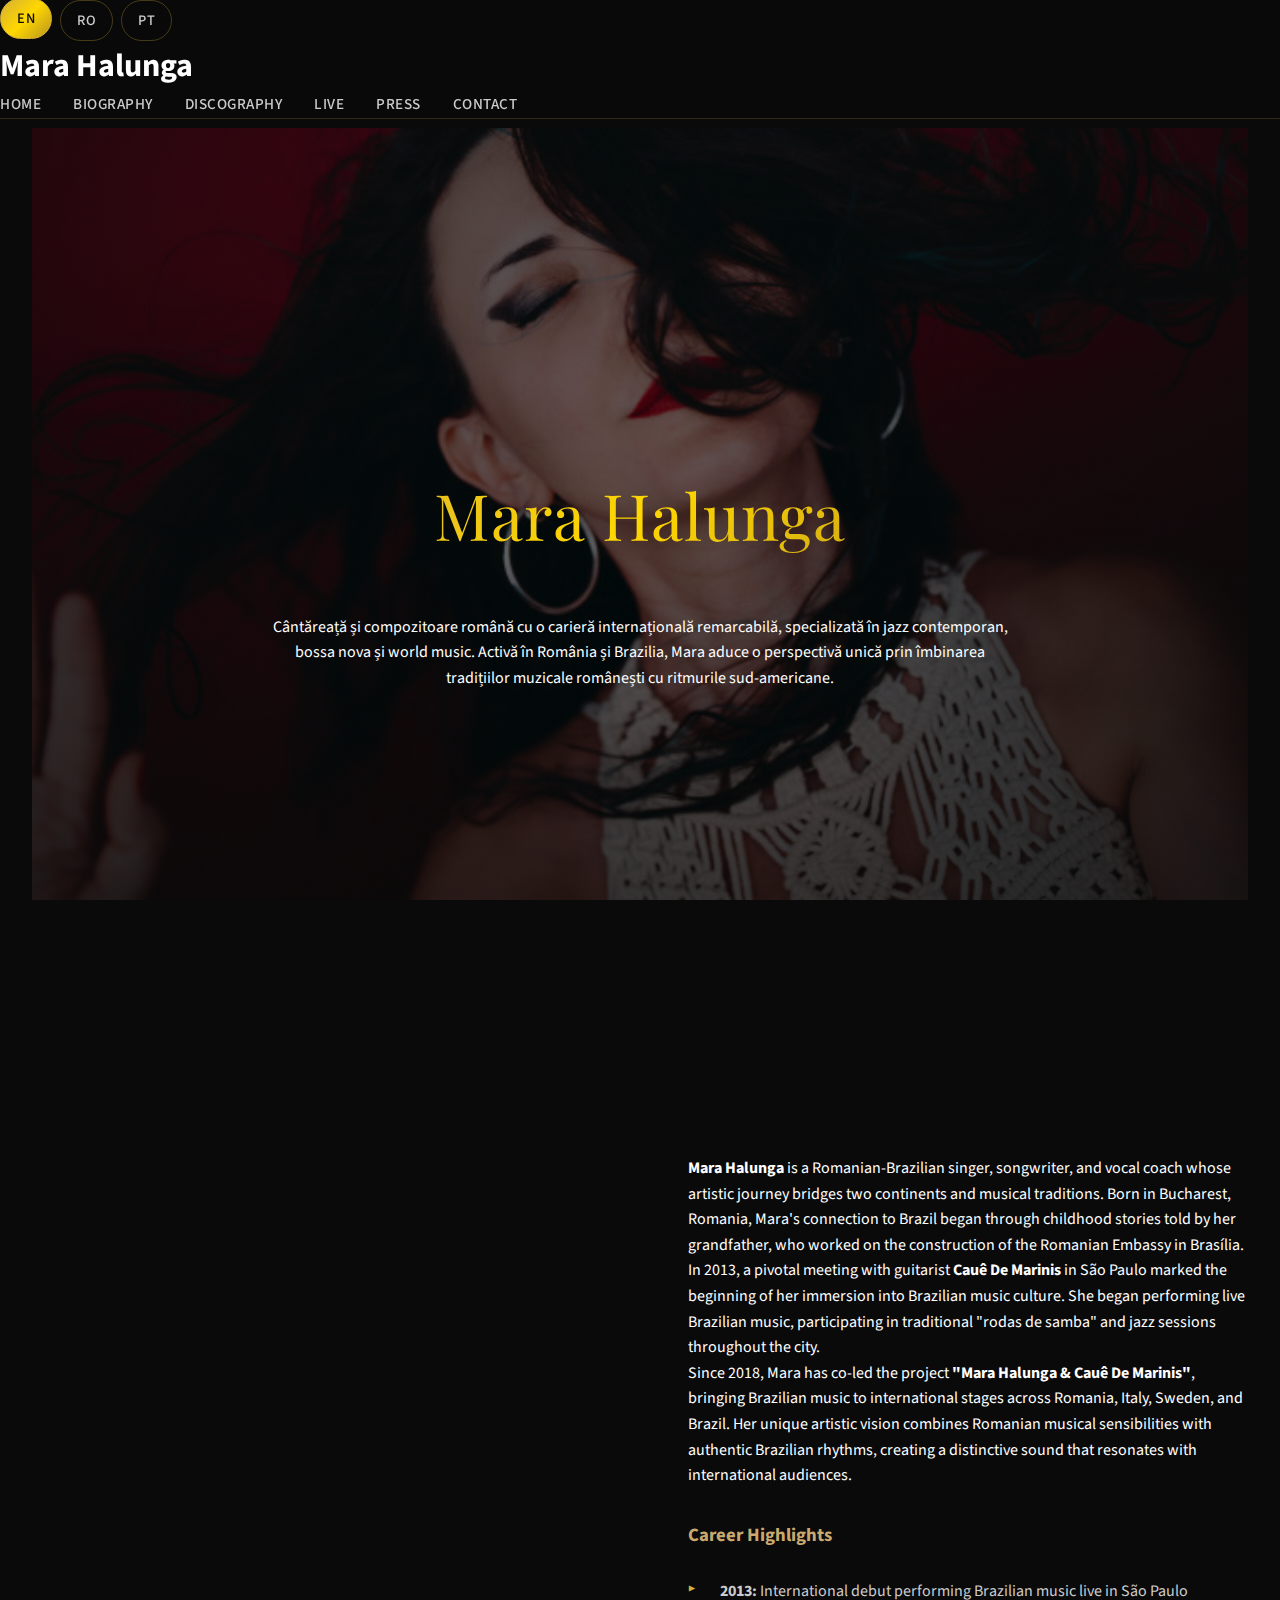
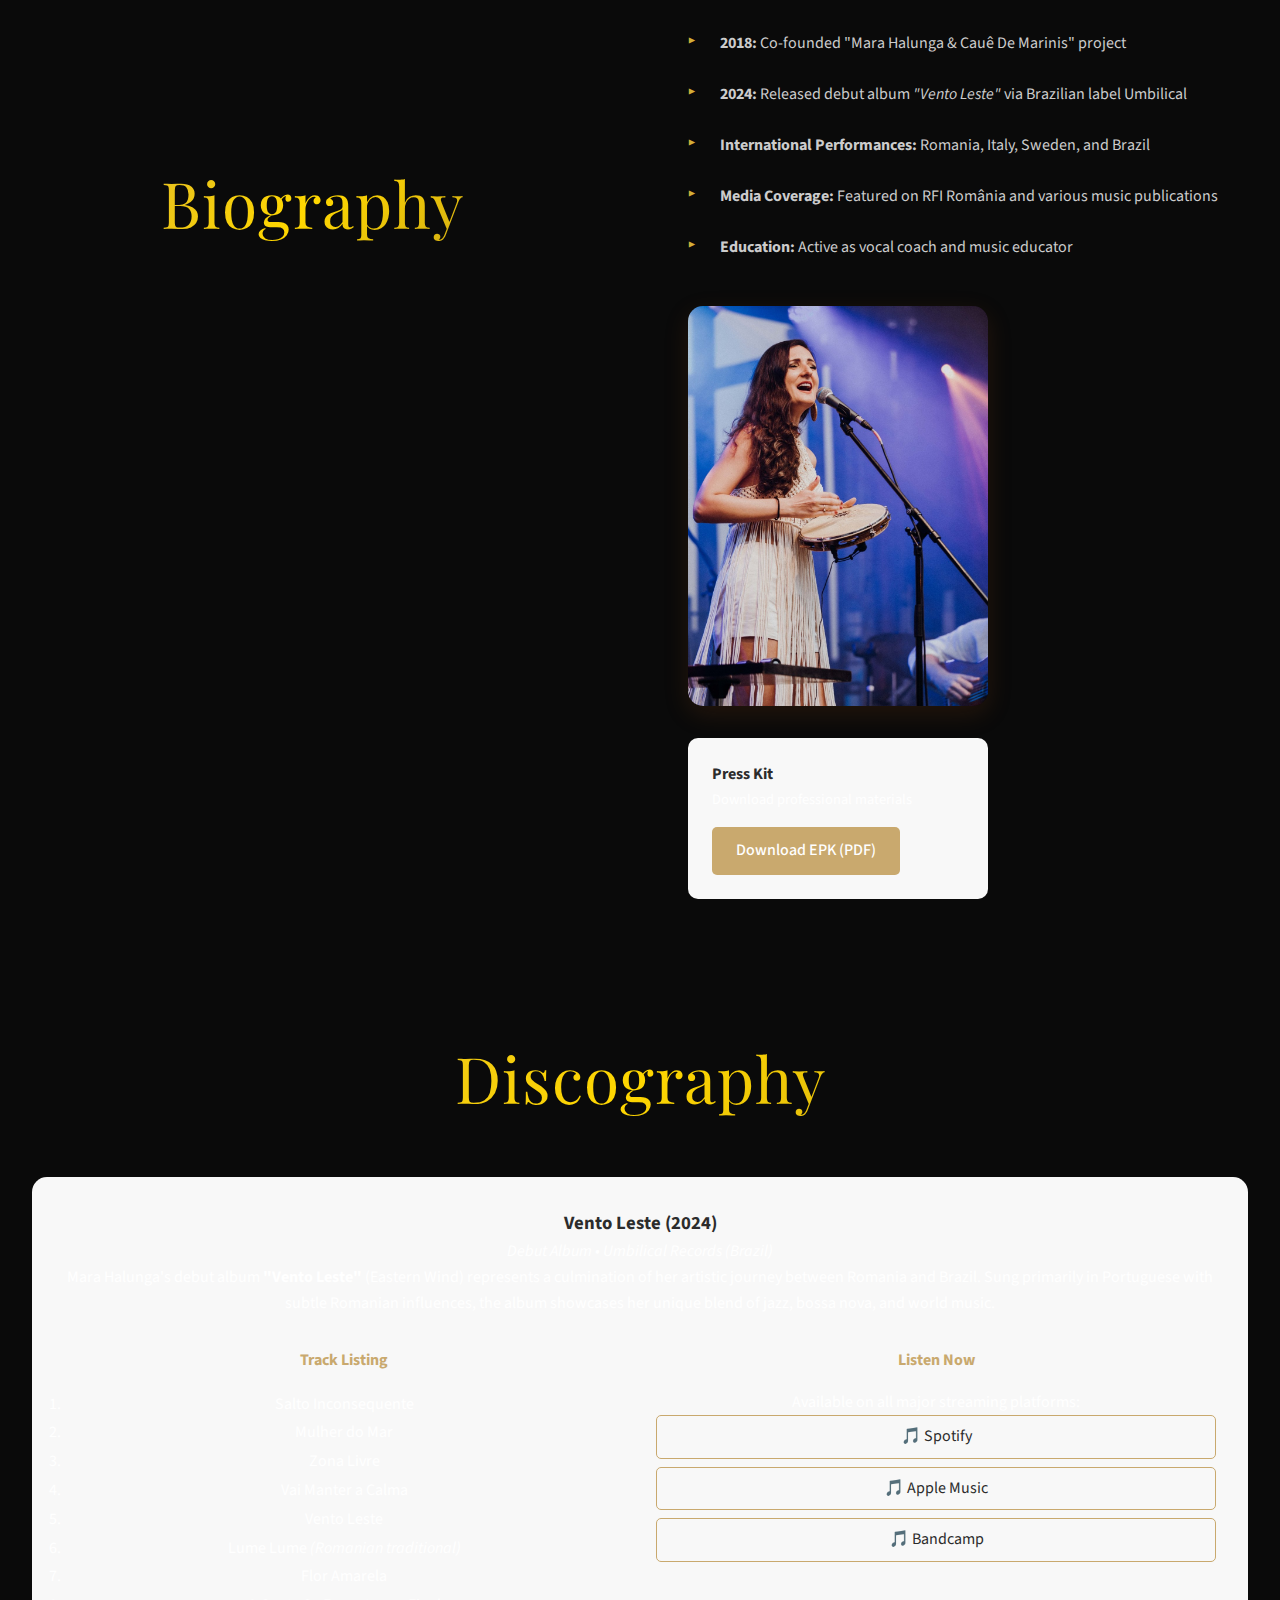
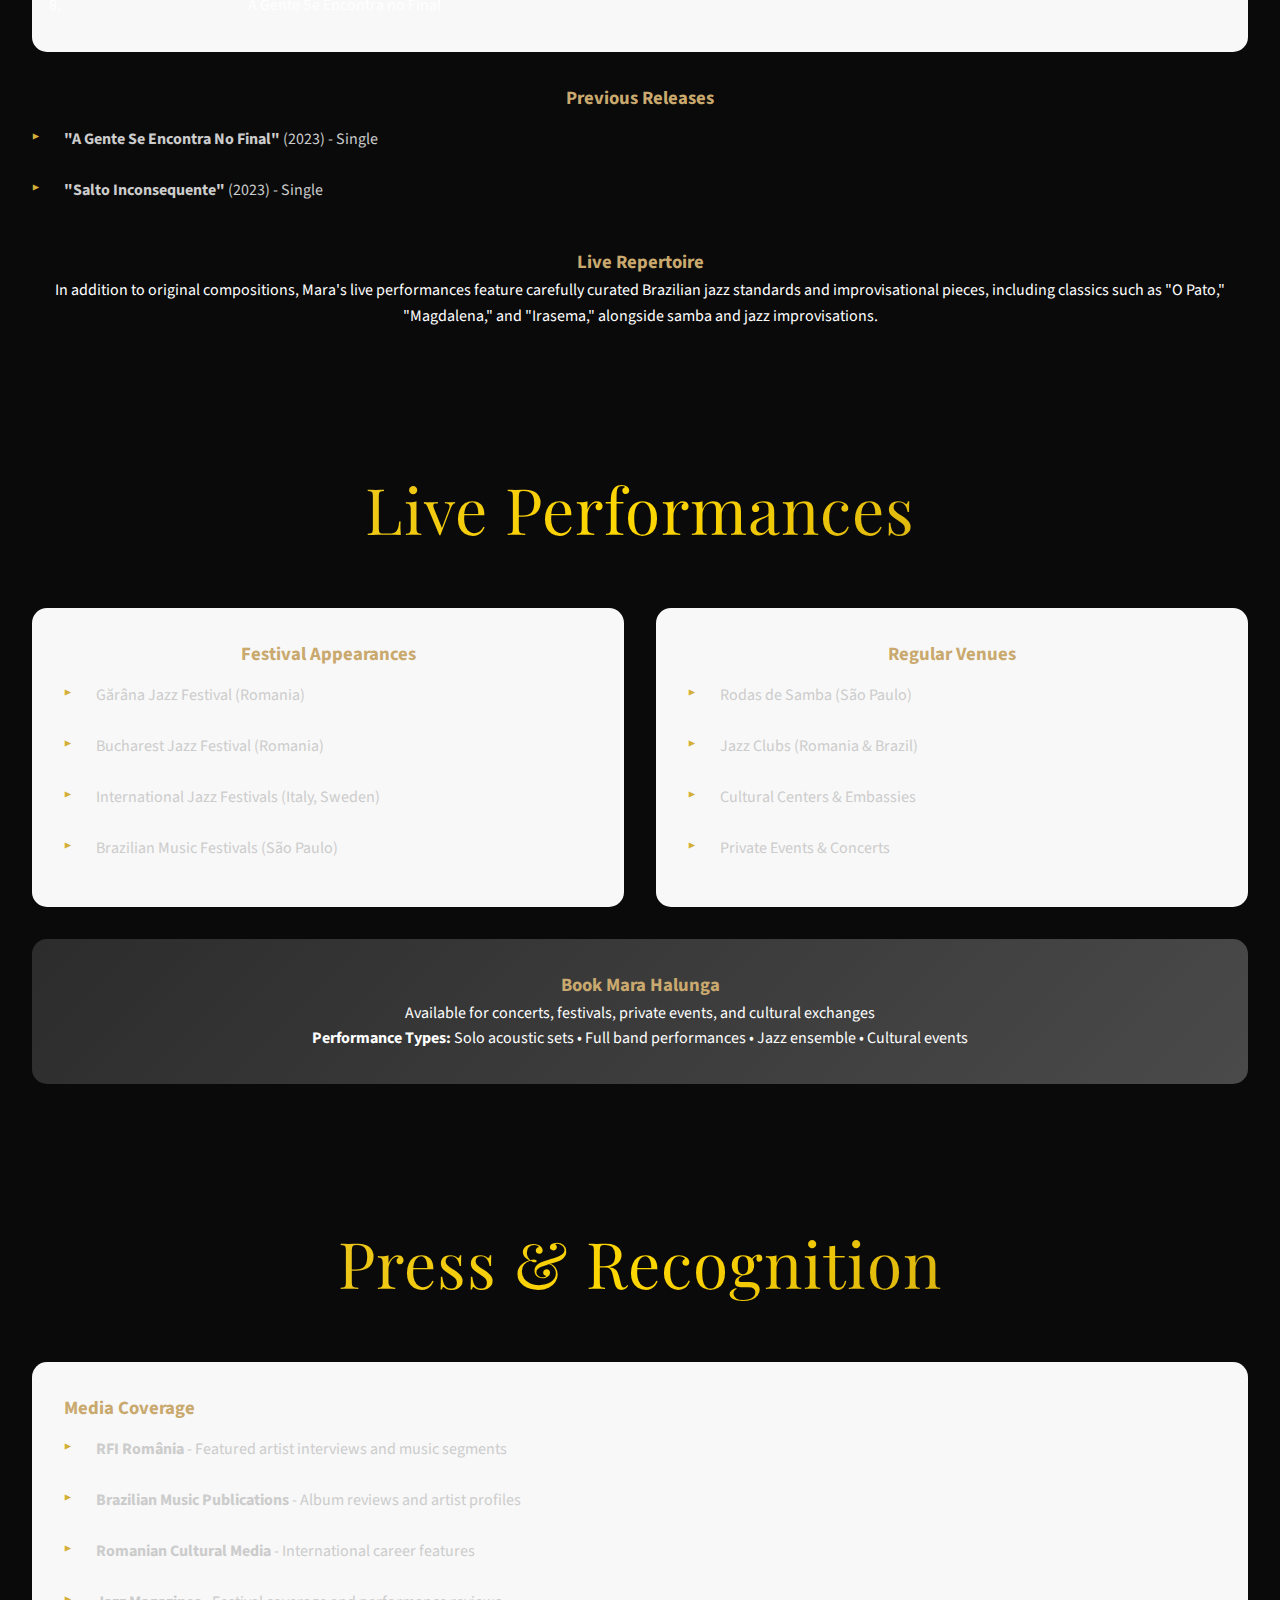
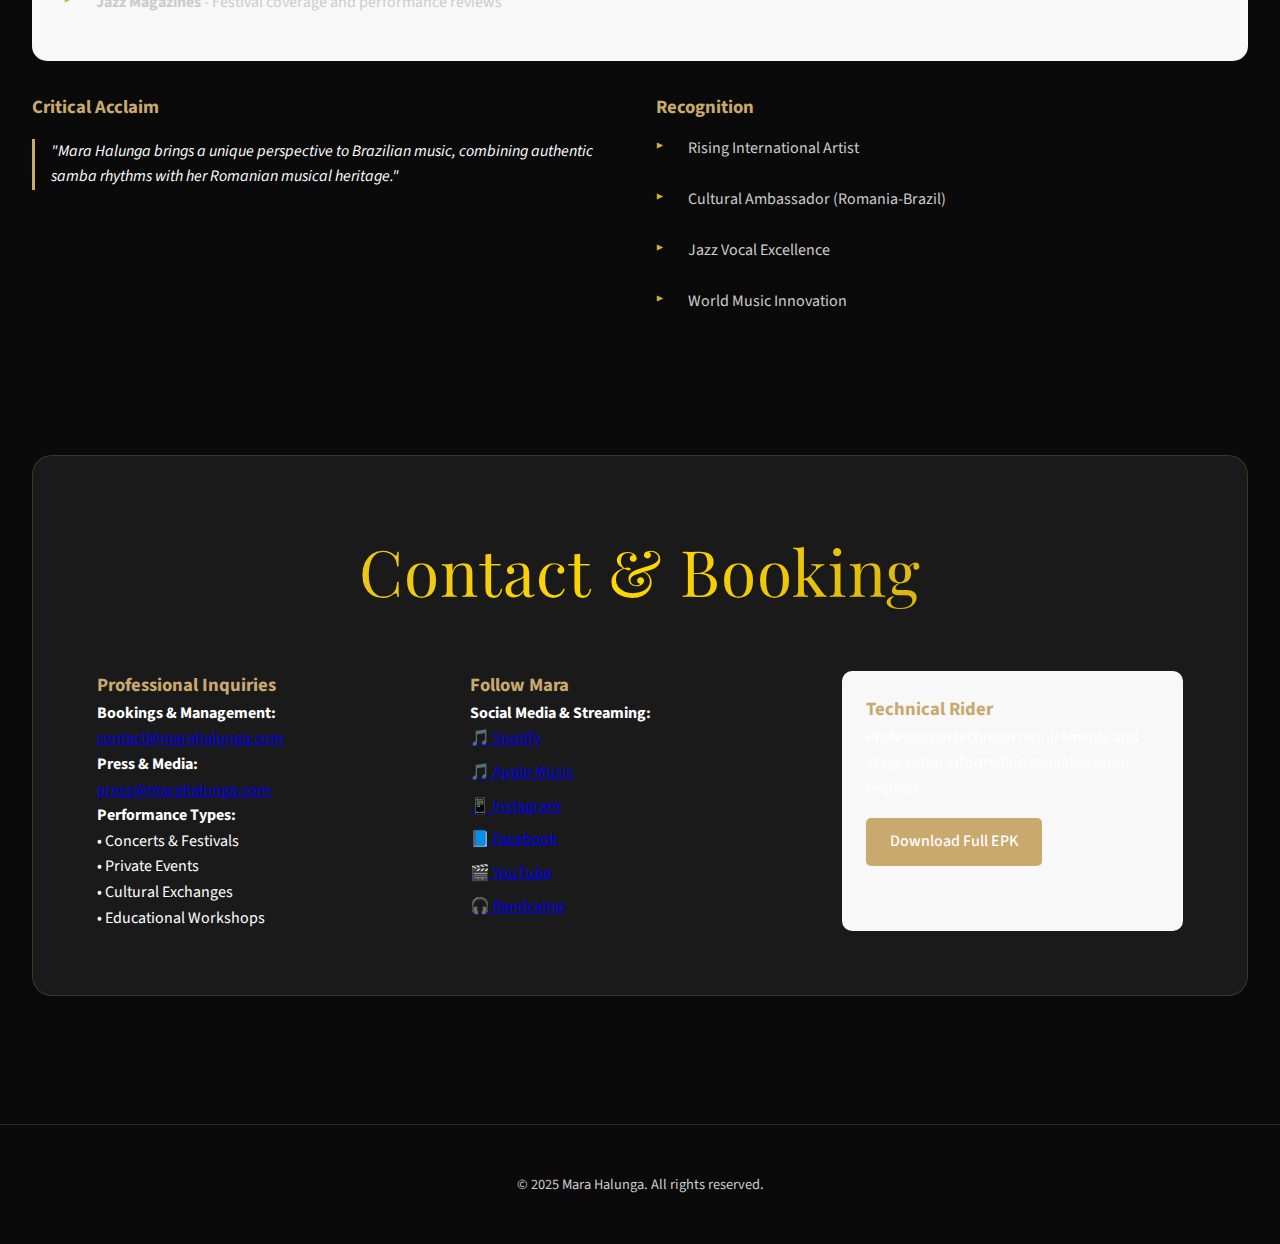
<file: index.html>
<!DOCTYPE html>
<html lang="en">
<head>
    <meta charset="UTF-8">
    <meta name="viewport" content="width=device-width, initial-scale=1.0">
    <title>Mara Halunga - Official Website</title>
    <link rel="stylesheet" href="style.css">
    <link href="https://fonts.googleapis.com/css2?family=Playfair+Display:ital,wght@0,400;0,700;1,400&family=Source+Sans+Pro:wght@300;400;600&display=swap" rel="stylesheet">
</head>
<body>
    <header>
        <div class="language-selector">
            <a href="index.html" class="lang-btn active">EN</a>
            <a href="index-ro.html" class="lang-btn">RO</a>
            <a href="index-pt.html" class="lang-btn">PT</a>
        </div>
        <h1>Mara Halunga</h1>
        <nav>
            <ul>
                <li><a href="#home">Home</a></li>
                <li><a href="#about">Biography</a></li>
                <li><a href="#music">Discography</a></li>
                <li><a href="#performances">Live</a></li>
                <li><a href="#press">Press</a></li>
                <li><a href="#contact">Contact</a></li>
            </ul>
        </nav>
    </header>
    <main>
        <section class="hero" id="home">
            <div class="hero-content">
                <h2>Mara Halunga</h2>
                <p>Cântăreață și compozitoare română cu o carieră internațională remarcabilă, specializată în jazz contemporan, bossa nova și world music. Activă în România și Brazilia, Mara aduce o perspectivă unică prin îmbinarea tradițiilor muzicale românești cu ritmurile sud-americane.</p>
            </div>
        </section>
        <section id="about">
            <h2>Biography</h2>
            <div style="display: flex; gap: 2rem; align-items: start; flex-wrap: wrap;">
                <div style="flex: 1; min-width: 300px;">
                    <p><strong>Mara Halunga</strong> is a Romanian-Brazilian singer, songwriter, and vocal coach whose artistic journey bridges two continents and musical traditions. Born in Bucharest, Romania, Mara's connection to Brazil began through childhood stories told by her grandfather, who worked on the construction of the Romanian Embassy in Brasília.</p>
                    
                    <p>In 2013, a pivotal meeting with guitarist <strong>Cauê De Marinis</strong> in São Paulo marked the beginning of her immersion into Brazilian music culture. She began performing live Brazilian music, participating in traditional "rodas de samba" and jazz sessions throughout the city.</p>
                    
                    <p>Since 2018, Mara has co-led the project <strong>"Mara Halunga & Cauê De Marinis"</strong>, bringing Brazilian music to international stages across Romania, Italy, Sweden, and Brazil. Her unique artistic vision combines Romanian musical sensibilities with authentic Brazilian rhythms, creating a distinctive sound that resonates with international audiences.</p>
                    
                    <h3 style="color: #c9a96e; margin-top: 2rem; margin-bottom: 1rem;">Career Highlights</h3>
                    <ul class="achievements">
                        <li><strong>2013:</strong> International debut performing Brazilian music live in São Paulo</li>
                        <li><strong>2018:</strong> Co-founded "Mara Halunga & Cauê De Marinis" project</li>
                        <li><strong>2024:</strong> Released debut album <em>"Vento Leste"</em> via Brazilian label Umbilical</li>
                        <li><strong>International Performances:</strong> Romania, Italy, Sweden, and Brazil</li>
                        <li><strong>Media Coverage:</strong> Featured on RFI România and various music publications</li>
                        <li><strong>Education:</strong> Active as vocal coach and music educator</li>
                    </ul>
                </div>
                <div style="flex: 0 0 300px; min-width: 250px;">
                    <img src="assets/mara_banner_2.jpg" alt="Mara Halunga" style="width: 100%; border-radius: 15px; box-shadow: 0 8px 24px rgba(139,69,19,0.2); object-fit: cover; height: 400px;">
                    <div style="margin-top: 1.5rem; padding: 1.5rem; background: #f8f8f8; border-radius: 10px;">
                        <h4 style="margin-top: 0; color: #2c2c2c;">Press Kit</h4>
                        <p style="font-size: 0.9rem; margin-bottom: 1rem;">Download professional materials</p>
                        <a href="assets/EPK_Mara_Halunga_Eng.pdf" target="_blank" style="display: inline-block; padding: 0.7rem 1.5rem; background: #c9a96e; color: white; text-decoration: none; border-radius: 5px; font-weight: 500;">Download EPK (PDF)</a>
                    </div>
                </div>
            </div>
        </section>
        <section id="music">
            <h2>Discography</h2>
            
            <div style="background: #f8f8f8; padding: 2rem; border-radius: 15px; margin-bottom: 2rem;">
                <h3 style="color: #2c2c2c; margin-top: 0;">Vento Leste (2024)</h3>
                <p><em>Debut Album • Umbilical Records (Brazil)</em></p>
                <p>Mara Halunga's debut album <strong>"Vento Leste"</strong> (Eastern Wind) represents a culmination of her artistic journey between Romania and Brazil. Sung primarily in Portuguese with subtle Romanian influences, the album showcases her unique blend of jazz, bossa nova, and world music.</p>
                
                <div style="display: grid; grid-template-columns: repeat(auto-fit, minmax(250px, 1fr)); gap: 2rem; margin-top: 2rem;">
                    <div>
                        <h4 style="color: #c9a96e; margin-bottom: 1rem;">Track Listing</h4>
                        <ol style="line-height: 1.8; font-family: 'Source Sans Pro', sans-serif;">
                            <li>Salto Inconsequente</li>
                            <li>Mulher do Mar</li>
                            <li>Zona Livre</li>
                            <li>Vai Manter a Calma</li>
                            <li>Vento Leste</li>
                            <li>Lume Lume <em>(Romanian traditional)</em></li>
                            <li>Flor Amarela</li>
                            <li>A Gente Se Encontra no Final</li>
                        </ol>
                    </div>
                    <div>
                        <h4 style="color: #c9a96e; margin-bottom: 1rem;">Listen Now</h4>
                        <p>Available on all major streaming platforms:</p>
                        <div style="display: flex; flex-direction: column; gap: 0.5rem;">
                            <a href="#" style="color: #2c2c2c; text-decoration: none; padding: 0.5rem; border: 1px solid #c9a96e; border-radius: 5px; text-align: center;">🎵 Spotify</a>
                            <a href="#" style="color: #2c2c2c; text-decoration: none; padding: 0.5rem; border: 1px solid #c9a96e; border-radius: 5px; text-align: center;">🎵 Apple Music</a>
                            <a href="#" style="color: #2c2c2c; text-decoration: none; padding: 0.5rem; border: 1px solid #c9a96e; border-radius: 5px; text-align: center;">🎵 Bandcamp</a>
                        </div>
                    </div>
                </div>
            </div>
            
            <h3 style="color: #c9a96e;">Previous Releases</h3>
            <ul class="achievements">
                <li><strong>"A Gente Se Encontra No Final"</strong> (2023) - Single</li>
                <li><strong>"Salto Inconsequente"</strong> (2023) - Single</li>
            </ul>
            
            <h3 style="color: #c9a96e; margin-top: 2rem;">Live Repertoire</h3>
            <p>In addition to original compositions, Mara's live performances feature carefully curated Brazilian jazz standards and improvisational pieces, including classics such as "O Pato," "Magdalena," and "Irasema," alongside samba and jazz improvisations.</p>
        </section>
        <section id="performances">
            <h2>Live Performances</h2>
            
            <div style="display: grid; grid-template-columns: repeat(auto-fit, minmax(300px, 1fr)); gap: 2rem; margin-bottom: 2rem;">
                <div style="background: #f8f8f8; padding: 2rem; border-radius: 15px;">
                    <h3 style="color: #c9a96e; margin-top: 0;">Festival Appearances</h3>
                    <ul class="achievements">
                        <li>Gărâna Jazz Festival (Romania)</li>
                        <li>Bucharest Jazz Festival (Romania)</li>
                        <li>International Jazz Festivals (Italy, Sweden)</li>
                        <li>Brazilian Music Festivals (São Paulo)</li>
                    </ul>
                </div>
                
                <div style="background: #f8f8f8; padding: 2rem; border-radius: 15px;">
                    <h3 style="color: #c9a96e; margin-top: 0;">Regular Venues</h3>
                    <ul class="achievements">
                        <li>Rodas de Samba (São Paulo)</li>
                        <li>Jazz Clubs (Romania & Brazil)</li>
                        <li>Cultural Centers & Embassies</li>
                        <li>Private Events & Concerts</li>
                    </ul>
                </div>
            </div>
            
            <div style="background: linear-gradient(135deg, #2c2c2c 0%, #4a4a4a 100%); color: white; padding: 2rem; border-radius: 15px; text-align: center;">
                <h3 style="margin-top: 0; color: #c9a96e;">Book Mara Halunga</h3>
                <p>Available for concerts, festivals, private events, and cultural exchanges</p>
                <p><strong>Performance Types:</strong> Solo acoustic sets • Full band performances • Jazz ensemble • Cultural events</p>
            </div>
        </section>
        
        <section id="press">
            <h2>Press & Recognition</h2>
            
            <div style="background: #f8f8f8; padding: 2rem; border-radius: 15px; margin-bottom: 2rem;">
                <h3 style="color: #c9a96e; margin-top: 0;">Media Coverage</h3>
                <ul class="achievements">
                    <li><strong>RFI România</strong> - Featured artist interviews and music segments</li>
                    <li><strong>Brazilian Music Publications</strong> - Album reviews and artist profiles</li>
                    <li><strong>Romanian Cultural Media</strong> - International career features</li>
                    <li><strong>Jazz Magazines</strong> - Festival coverage and performance reviews</li>
                </ul>
            </div>
            
            <div style="display: grid; grid-template-columns: repeat(auto-fit, minmax(250px, 1fr)); gap: 2rem;">
                <div>
                    <h3 style="color: #c9a96e;">Critical Acclaim</h3>
                    <blockquote style="font-style: italic; border-left: 3px solid #c9a96e; padding-left: 1rem; margin: 1rem 0;">
                        "Mara Halunga brings a unique perspective to Brazilian music, combining authentic samba rhythms with her Romanian musical heritage."
                    </blockquote>
                </div>
                
                <div>
                    <h3 style="color: #c9a96e;">Recognition</h3>
                    <ul class="achievements">
                        <li>Rising International Artist</li>
                        <li>Cultural Ambassador (Romania-Brazil)</li>
                        <li>Jazz Vocal Excellence</li>
                        <li>World Music Innovation</li>
                    </ul>
                </div>
            </div>
        </section>
        <section id="contact">
            <h2>Contact & Booking</h2>
            <div style="display: grid; grid-template-columns: repeat(auto-fit, minmax(250px, 1fr)); gap: 2rem;">
                <div class="contact-info">
                    <h3 style="color: #c9a96e; margin-top: 0;">Professional Inquiries</h3>
                    <p><strong>Bookings & Management:</strong><br>
                    <a href="mailto:contact@marahalunga.com">contact@marahalunga.com</a></p>
                    
                    <p><strong>Press & Media:</strong><br>
                    <a href="mailto:press@marahalunga.com">press@marahalunga.com</a></p>
                    
                    <p><strong>Performance Types:</strong><br>
                    • Concerts & Festivals<br>
                    • Private Events<br>
                    • Cultural Exchanges<br>
                    • Educational Workshops</p>
                </div>
                
                <div class="contact-info">
                    <h3 style="color: #c9a96e; margin-top: 0;">Follow Mara</h3>
                    <p><strong>Social Media & Streaming:</strong></p>
                    <div style="display: flex; flex-direction: column; gap: 0.5rem;">
                        <a href="#">🎵 Spotify</a>
                        <a href="#">🎵 Apple Music</a>
                        <a href="#">📱 Instagram</a>
                        <a href="#">📘 Facebook</a>
                        <a href="#">🎬 YouTube</a>
                        <a href="#">🎧 Bandcamp</a>
                    </div>
                </div>
                
                <div style="background: #f8f8f8; padding: 1.5rem; border-radius: 10px;">
                    <h3 style="color: #c9a96e; margin-top: 0;">Technical Rider</h3>
                    <p>Professional technical requirements and stage setup information available upon request.</p>
                    <a href="assets/EPK_Mara_Halunga_Eng.pdf" target="_blank" style="display: inline-block; padding: 0.7rem 1.5rem; background: #c9a96e; color: white; text-decoration: none; border-radius: 5px; font-weight: 500; margin-top: 1rem;">Download Full EPK</a>
                </div>
            </div>
        </section>
    </main>
    <footer>
        <p>&copy; 2025 Mara Halunga. All rights reserved.</p>
    </footer>
    <script src="script.js"></script>
</body>
</html>
</file>
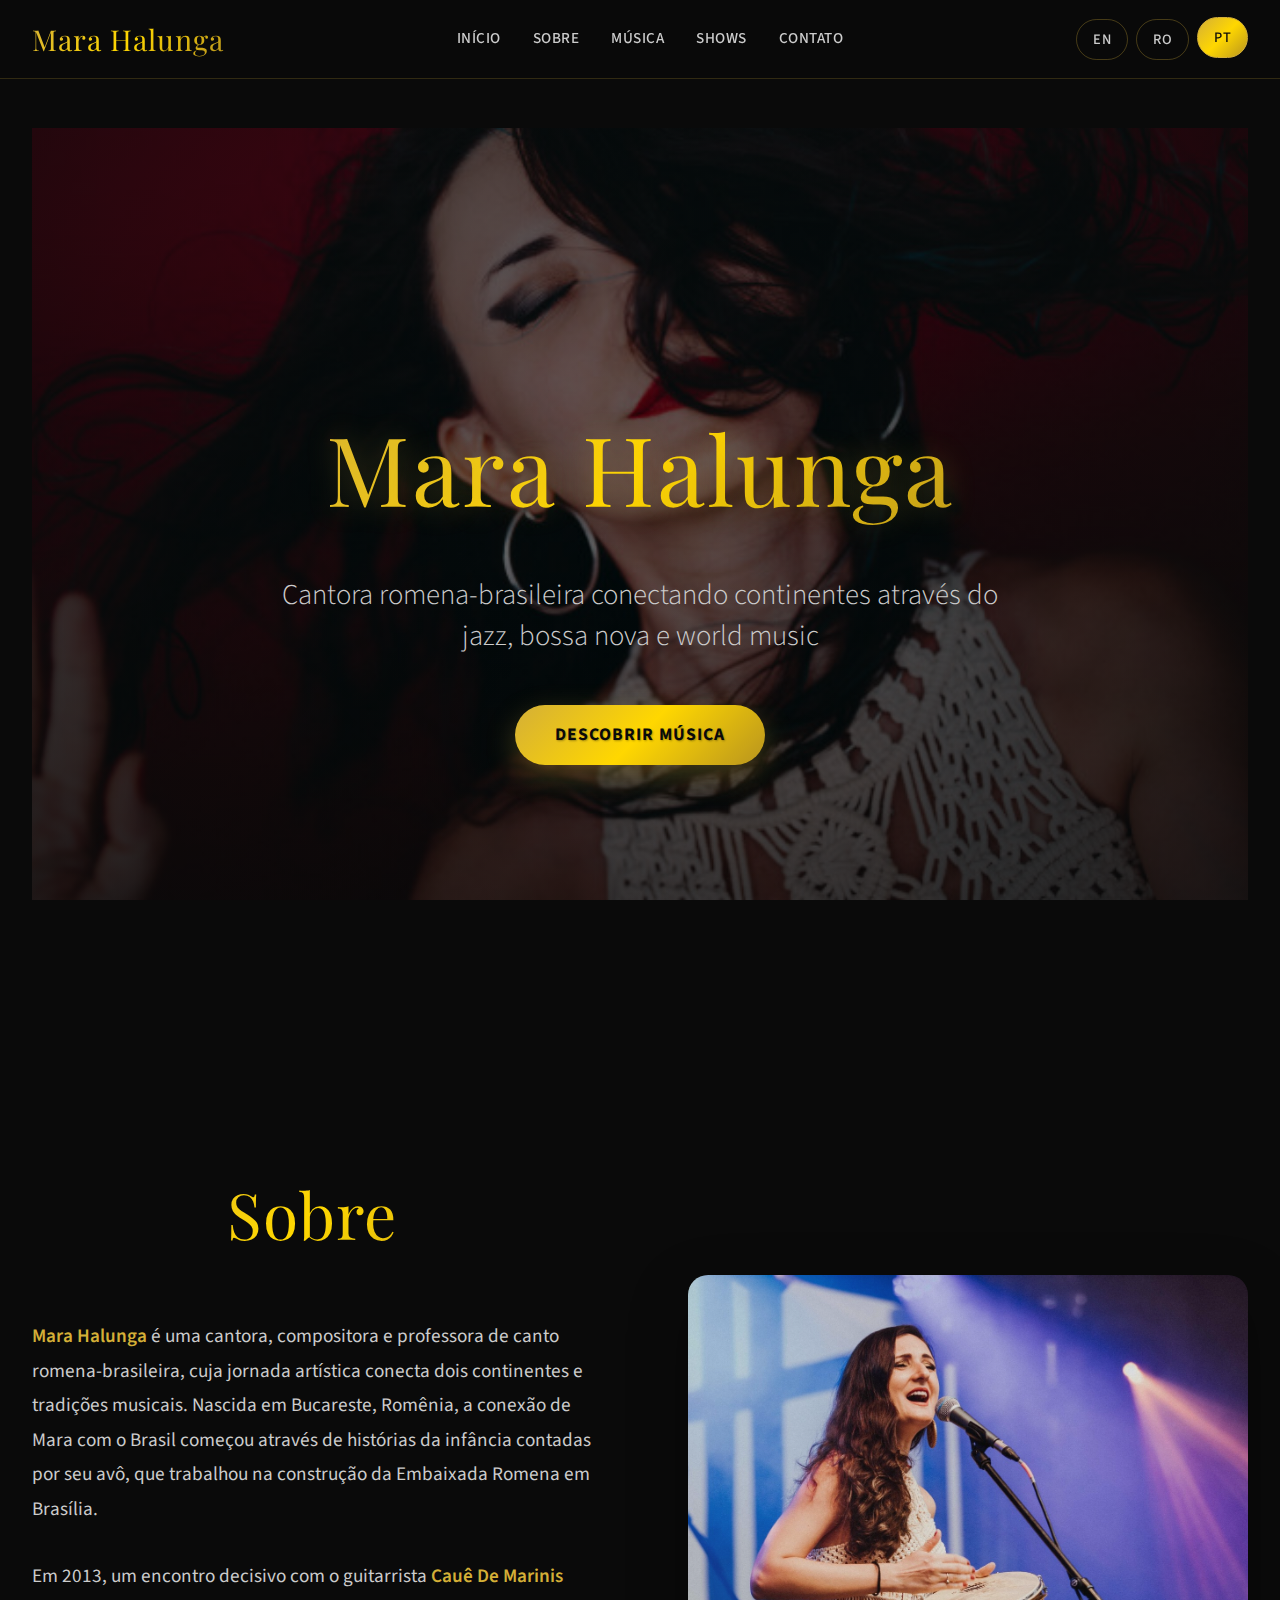
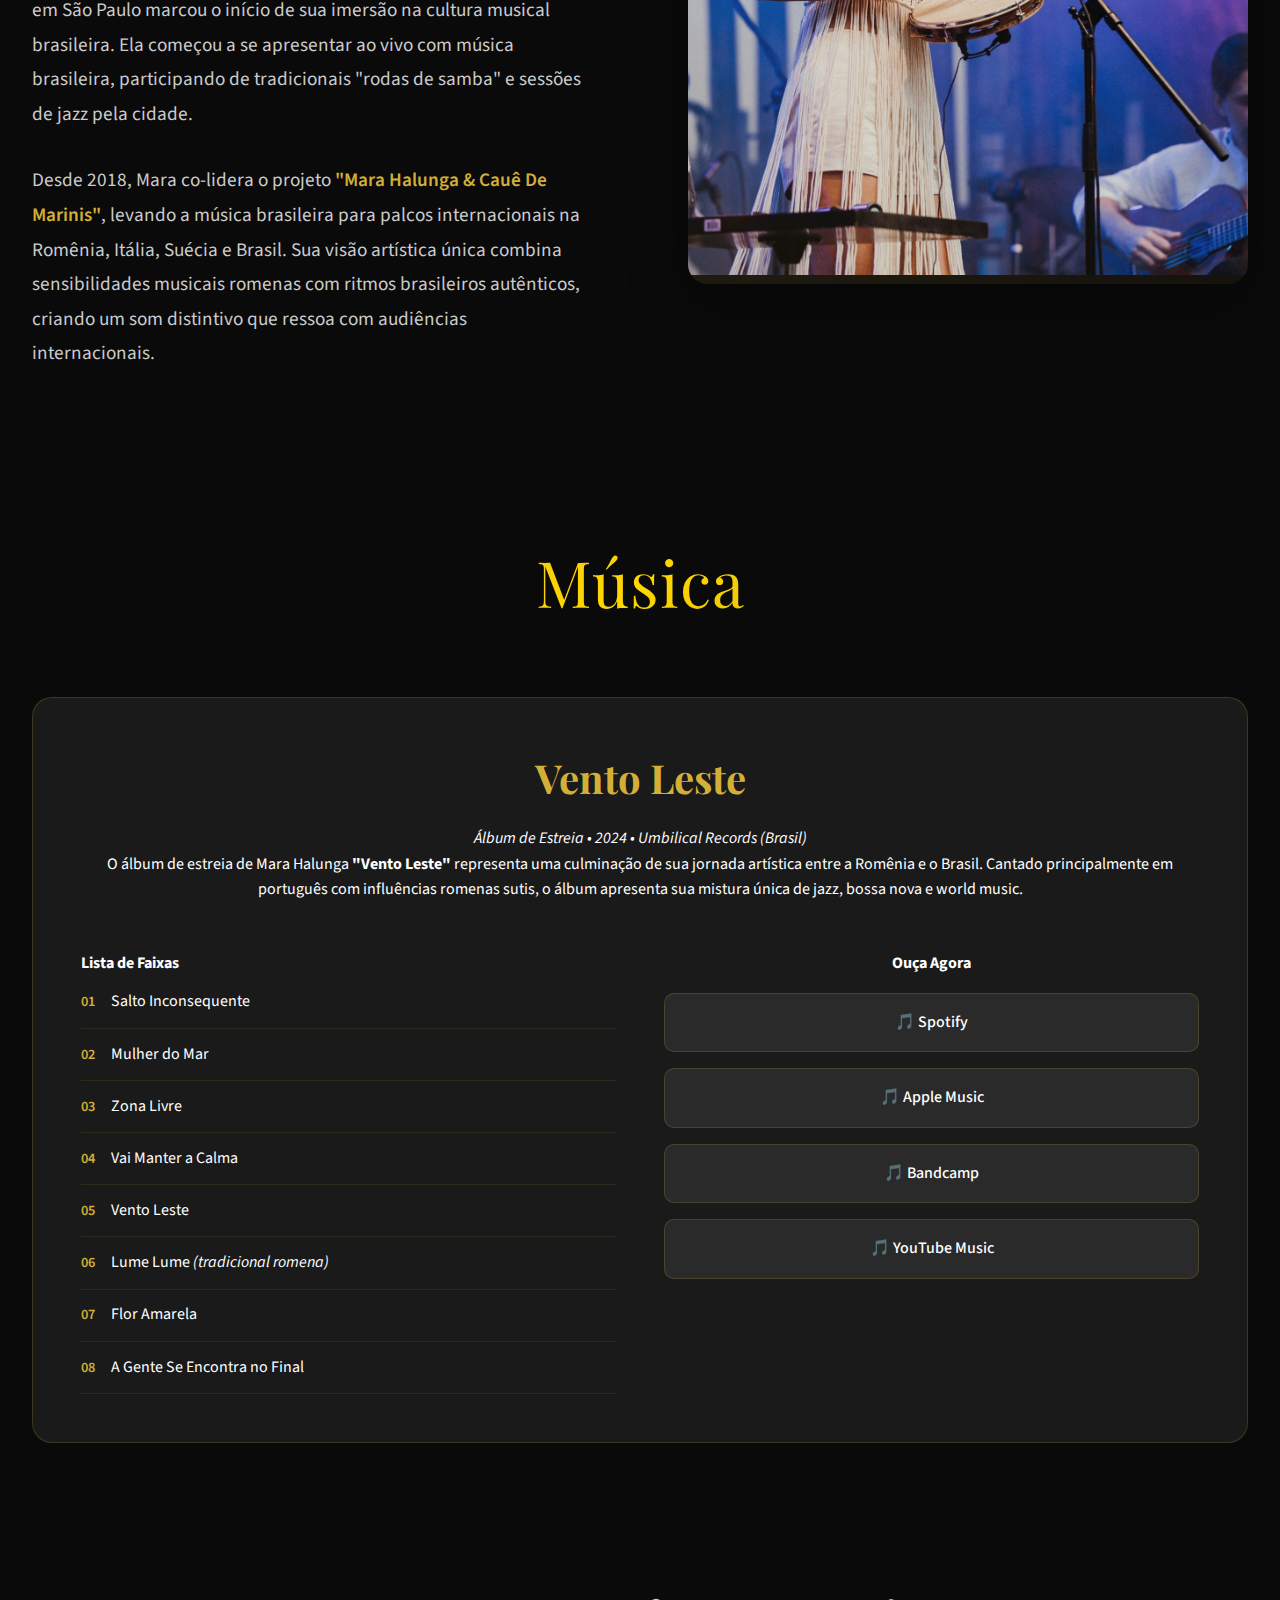
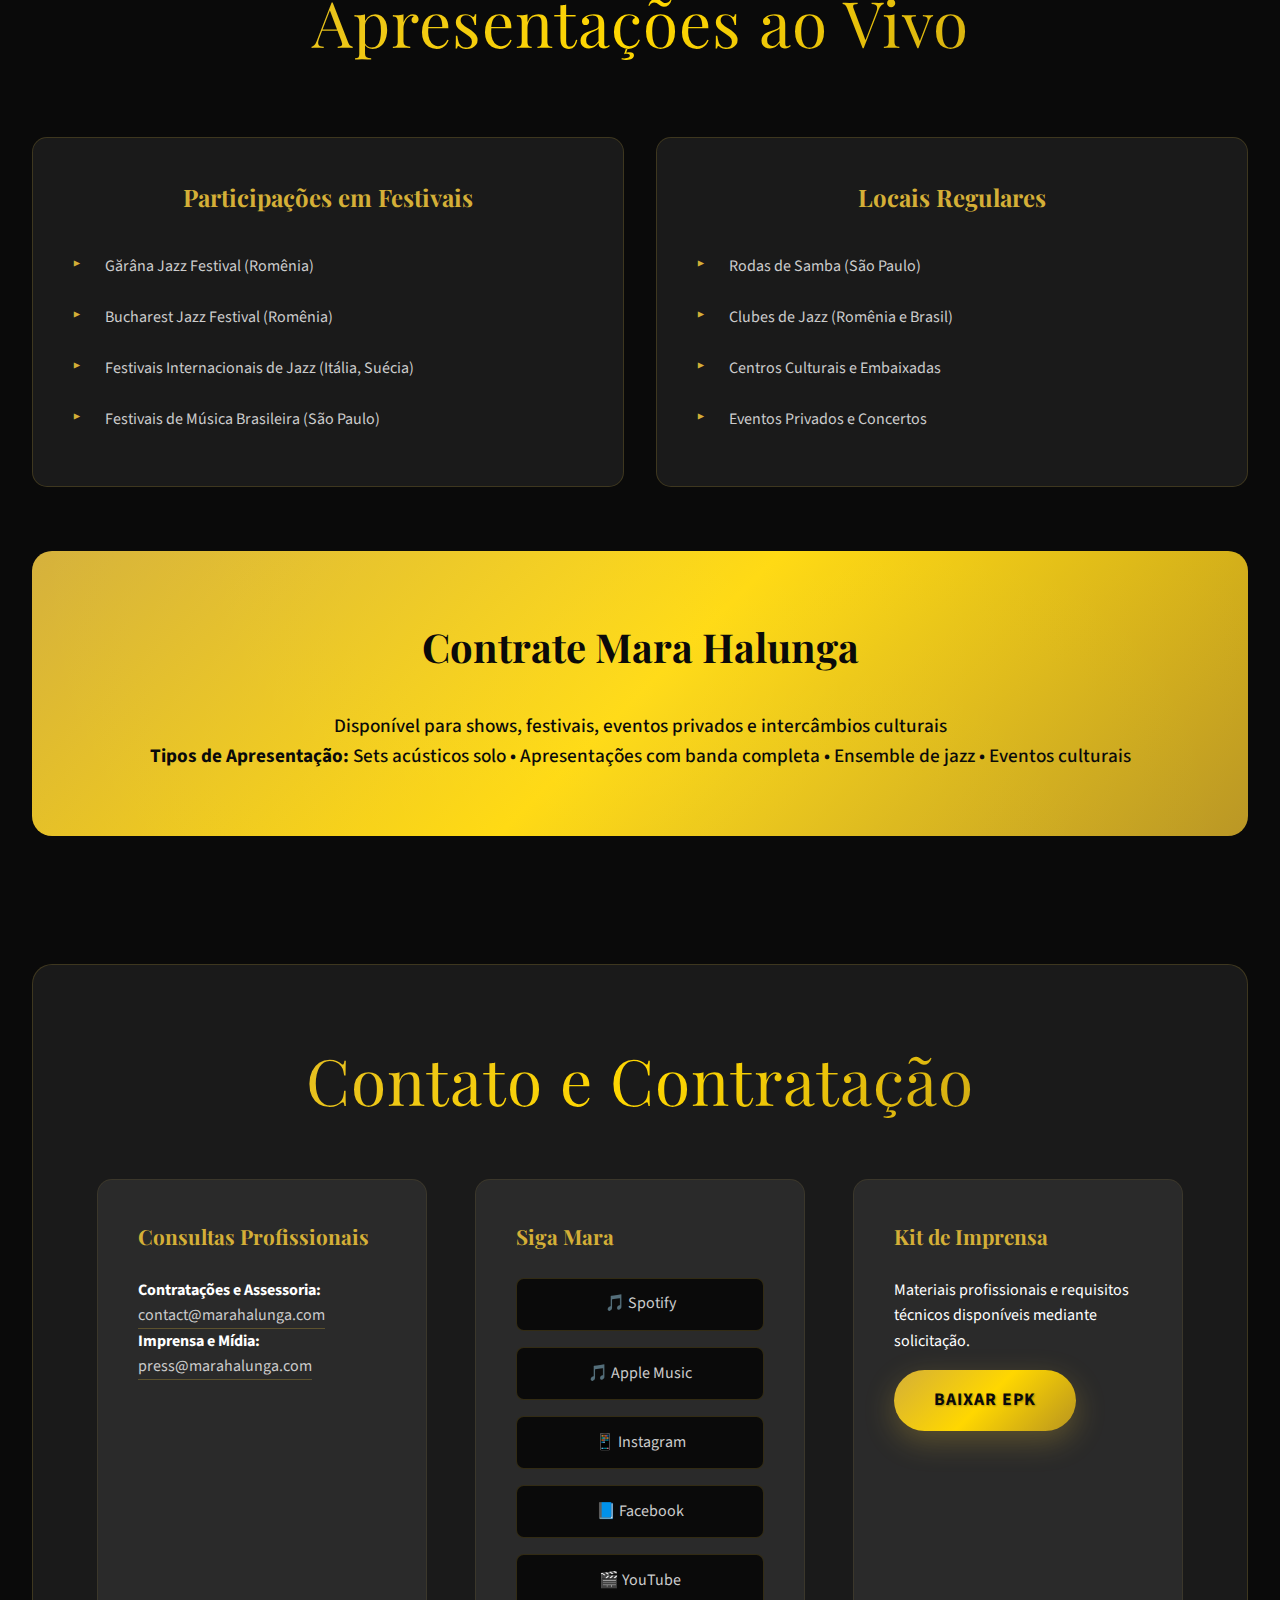
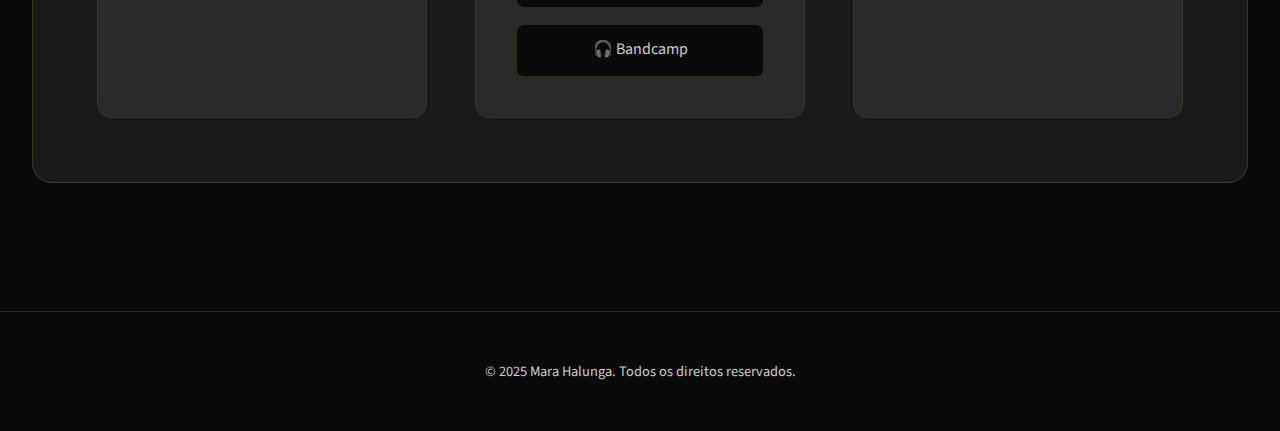
<file: index-pt.html>
<!DOCTYPE html>
<html lang="pt">
<head>
    <meta charset="UTF-8">
    <meta name="viewport" content="width=device-width, initial-scale=1.0">
    <title>Mara Halunga - Site Oficial</title>
    <link rel="stylesheet" href="style.css">
    <link href="https://fonts.googleapis.com/css2?family=Playfair+Display:ital,wght@0,300;0,400;0,700;1,400&family=Source+Sans+Pro:wght@300;400;500;600;700&display=swap" rel="stylesheet">
</head>
<body>
    <header>
        <div class="header-container">
            <a href="index-pt.html" class="logo">Mara Halunga</a>
            <nav>
                <ul>
                    <li><a href="#home">Início</a></li>
                    <li><a href="#about">Sobre</a></li>
                    <li><a href="#music">Música</a></li>
                    <li><a href="#performances">Shows</a></li>
                    <li><a href="#contact">Contato</a></li>
                </ul>
            </nav>
            <div class="language-selector">
                <a href="index.html" class="lang-btn">EN</a>
                <a href="index-ro.html" class="lang-btn">RO</a>
                <a href="index-pt.html" class="lang-btn active">PT</a>
            </div>
        </div>
    </header>
    
    <main>
        <section class="hero" id="home">
            <div class="hero-content">
                <h1>Mara Halunga</h1>
                <p class="subtitle">Cantora romena-brasileira conectando continentes através do jazz, bossa nova e world music</p>
                <a href="#music" class="cta-button">Descobrir Música</a>
            </div>
        </section>

        <section id="about">
            <div class="about-text">
                <h2>Sobre</h2>
                <p><strong>Mara Halunga</strong> é uma cantora, compositora e professora de canto romena-brasileira, cuja jornada artística conecta dois continentes e tradições musicais. Nascida em Bucareste, Romênia, a conexão de Mara com o Brasil começou através de histórias da infância contadas por seu avô, que trabalhou na construção da Embaixada Romena em Brasília.</p>
                
                <p>Em 2013, um encontro decisivo com o guitarrista <strong>Cauê De Marinis</strong> em São Paulo marcou o início de sua imersão na cultura musical brasileira. Ela começou a se apresentar ao vivo com música brasileira, participando de tradicionais "rodas de samba" e sessões de jazz pela cidade.</p>
                
                <p>Desde 2018, Mara co-lidera o projeto <strong>"Mara Halunga & Cauê De Marinis"</strong>, levando a música brasileira para palcos internacionais na Romênia, Itália, Suécia e Brasil. Sua visão artística única combina sensibilidades musicais romenas com ritmos brasileiros autênticos, criando um som distintivo que ressoa com audiências internacionais.</p>
            </div>
            <div class="about-image">
                <img src="assets/mara_banner_2.jpg" alt="Mara Halunga">
            </div>
        </section>

        <section id="music">
            <h2>Música</h2>
            
            <div class="album-card">
                <h3 class="album-title">Vento Leste</h3>
                <p><em>Álbum de Estreia • 2024 • Umbilical Records (Brasil)</em></p>
                <p>O álbum de estreia de Mara Halunga <strong>"Vento Leste"</strong> representa uma culminação de sua jornada artística entre a Romênia e o Brasil. Cantado principalmente em português com influências romenas sutis, o álbum apresenta sua mistura única de jazz, bossa nova e world music.</p>
                
                <div class="album-info">
                    <div class="track-list">
                        <h4>Lista de Faixas</h4>
                        <ol>
                            <li>Salto Inconsequente</li>
                            <li>Mulher do Mar</li>
                            <li>Zona Livre</li>
                            <li>Vai Manter a Calma</li>
                            <li>Vento Leste</li>
                            <li>Lume Lume <em>(tradicional romena)</em></li>
                            <li>Flor Amarela</li>
                            <li>A Gente Se Encontra no Final</li>
                        </ol>
                    </div>
                    <div class="streaming-links">
                        <h4>Ouça Agora</h4>
                        <a href="#" class="stream-btn">🎵 Spotify</a>
                        <a href="#" class="stream-btn">🎵 Apple Music</a>
                        <a href="#" class="stream-btn">🎵 Bandcamp</a>
                        <a href="#" class="stream-btn">🎵 YouTube Music</a>
                    </div>
                </div>
            </div>
        </section>

        <section id="performances">
            <h2>Apresentações ao Vivo</h2>
            
            <div class="performance-grid">
                <div class="performance-card">
                    <h3>Participações em Festivais</h3>
                    <ul class="achievements">
                        <li>Gărâna Jazz Festival (Romênia)</li>
                        <li>Bucharest Jazz Festival (Romênia)</li>
                        <li>Festivais Internacionais de Jazz (Itália, Suécia)</li>
                        <li>Festivais de Música Brasileira (São Paulo)</li>
                    </ul>
                </div>
                
                <div class="performance-card">
                    <h3>Locais Regulares</h3>
                    <ul class="achievements">
                        <li>Rodas de Samba (São Paulo)</li>
                        <li>Clubes de Jazz (Romênia e Brasil)</li>
                        <li>Centros Culturais e Embaixadas</li>
                        <li>Eventos Privados e Concertos</li>
                    </ul>
                </div>
            </div>
            
            <div class="booking-section">
                <h3>Contrate Mara Halunga</h3>
                <p>Disponível para shows, festivais, eventos privados e intercâmbios culturais</p>
                <p><strong>Tipos de Apresentação:</strong> Sets acústicos solo • Apresentações com banda completa • Ensemble de jazz • Eventos culturais</p>
            </div>
        </section>

        <section id="contact">
            <h2>Contato e Contratação</h2>
            <div class="contact-grid">
                <div class="contact-card">
                    <h3>Consultas Profissionais</h3>
                    <p><strong>Contratações e Assessoria:</strong><br>
                    <a href="mailto:contact@marahalunga.com">contact@marahalunga.com</a></p>
                    
                    <p><strong>Imprensa e Mídia:</strong><br>
                    <a href="mailto:press@marahalunga.com">press@marahalunga.com</a></p>
                </div>
                
                <div class="contact-card">
                    <h3>Siga Mara</h3>
                    <div class="social-links">
                        <a href="#">🎵 Spotify</a>
                        <a href="#">🎵 Apple Music</a>
                        <a href="#">📱 Instagram</a>
                        <a href="#">📘 Facebook</a>
                        <a href="#">🎬 YouTube</a>
                        <a href="#">🎧 Bandcamp</a>
                    </div>
                </div>
                
                <div class="contact-card">
                    <h3>Kit de Imprensa</h3>
                    <p>Materiais profissionais e requisitos técnicos disponíveis mediante solicitação.</p>
                    <a href="assets/EPK_Mara_Halunga_Eng.pdf" target="_blank" class="cta-button" style="display: inline-block; margin-top: 1rem;">Baixar EPK</a>
                </div>
            </div>
        </section>
    </main>
    
    <footer>
        <p>&copy; 2025 Mara Halunga. Todos os direitos reservados.</p>
    </footer>
    
    <script src="script.js"></script>
</body>
</html>
</file>
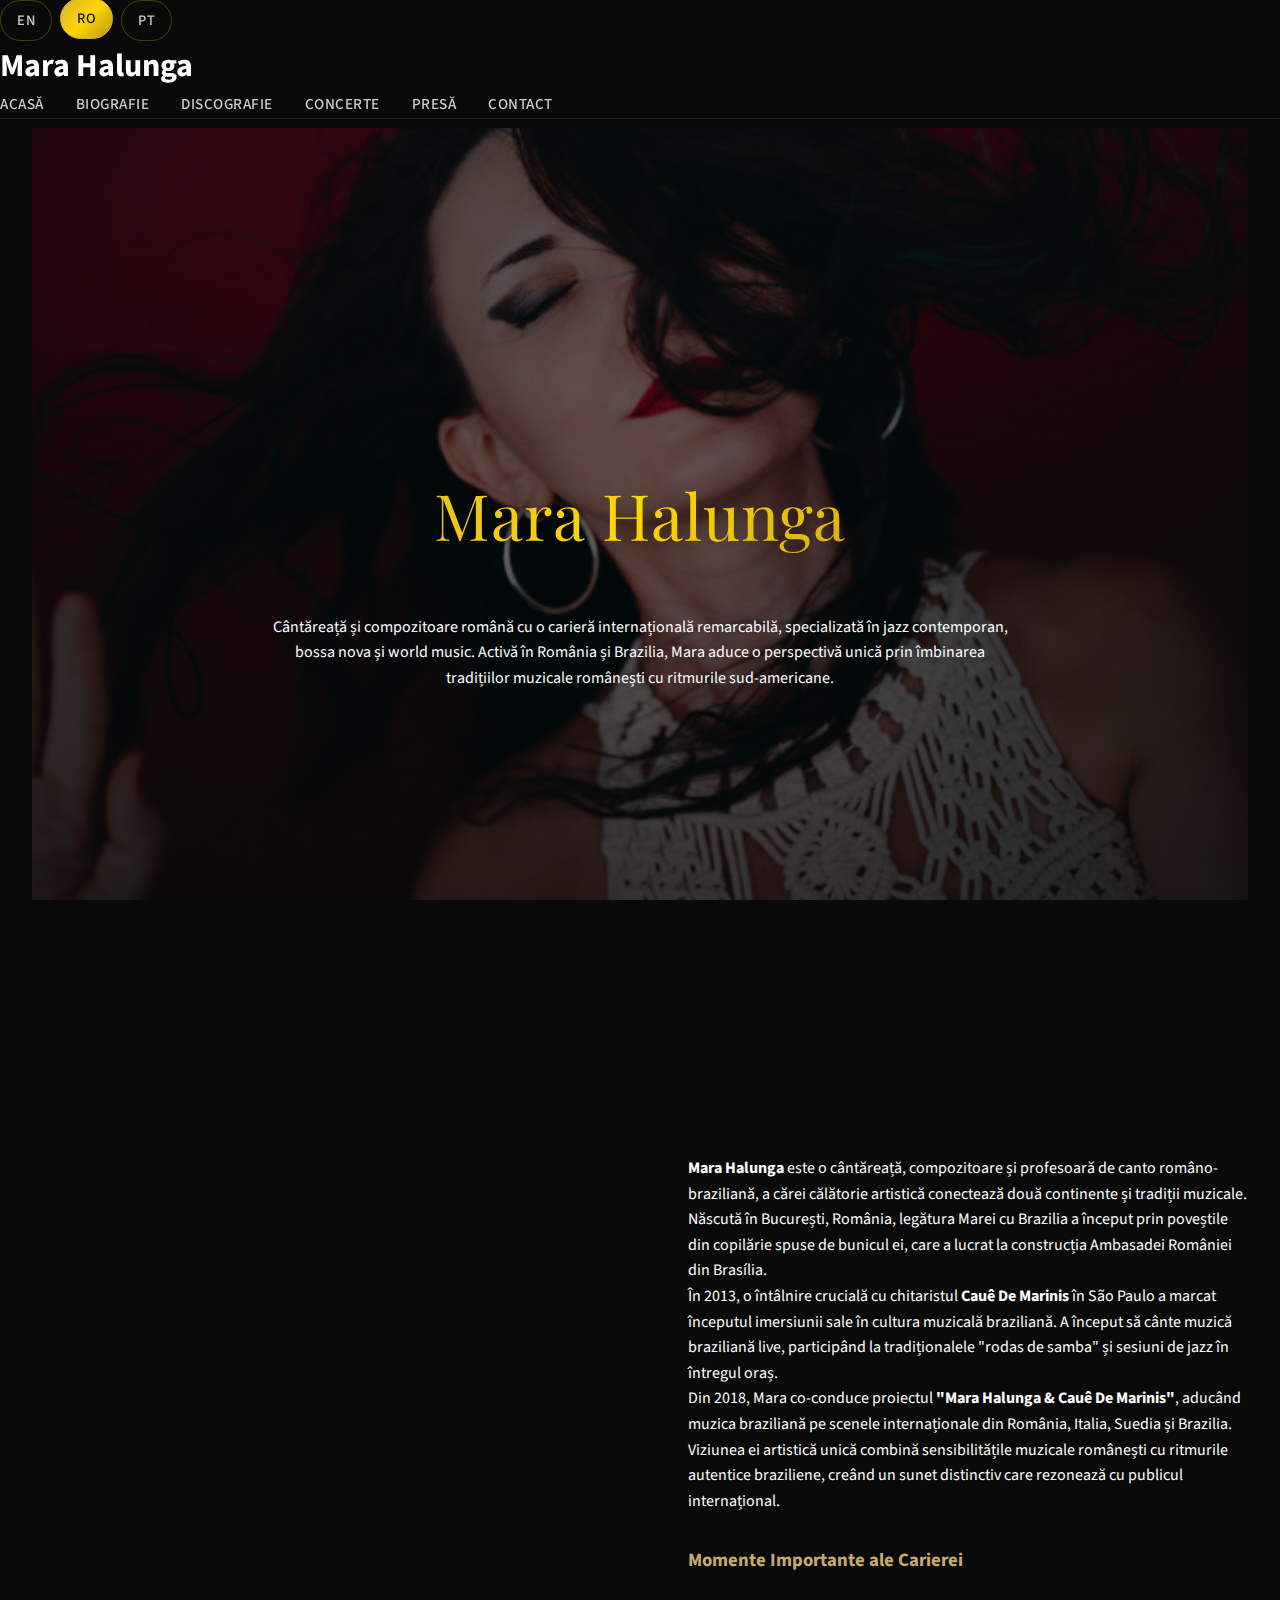
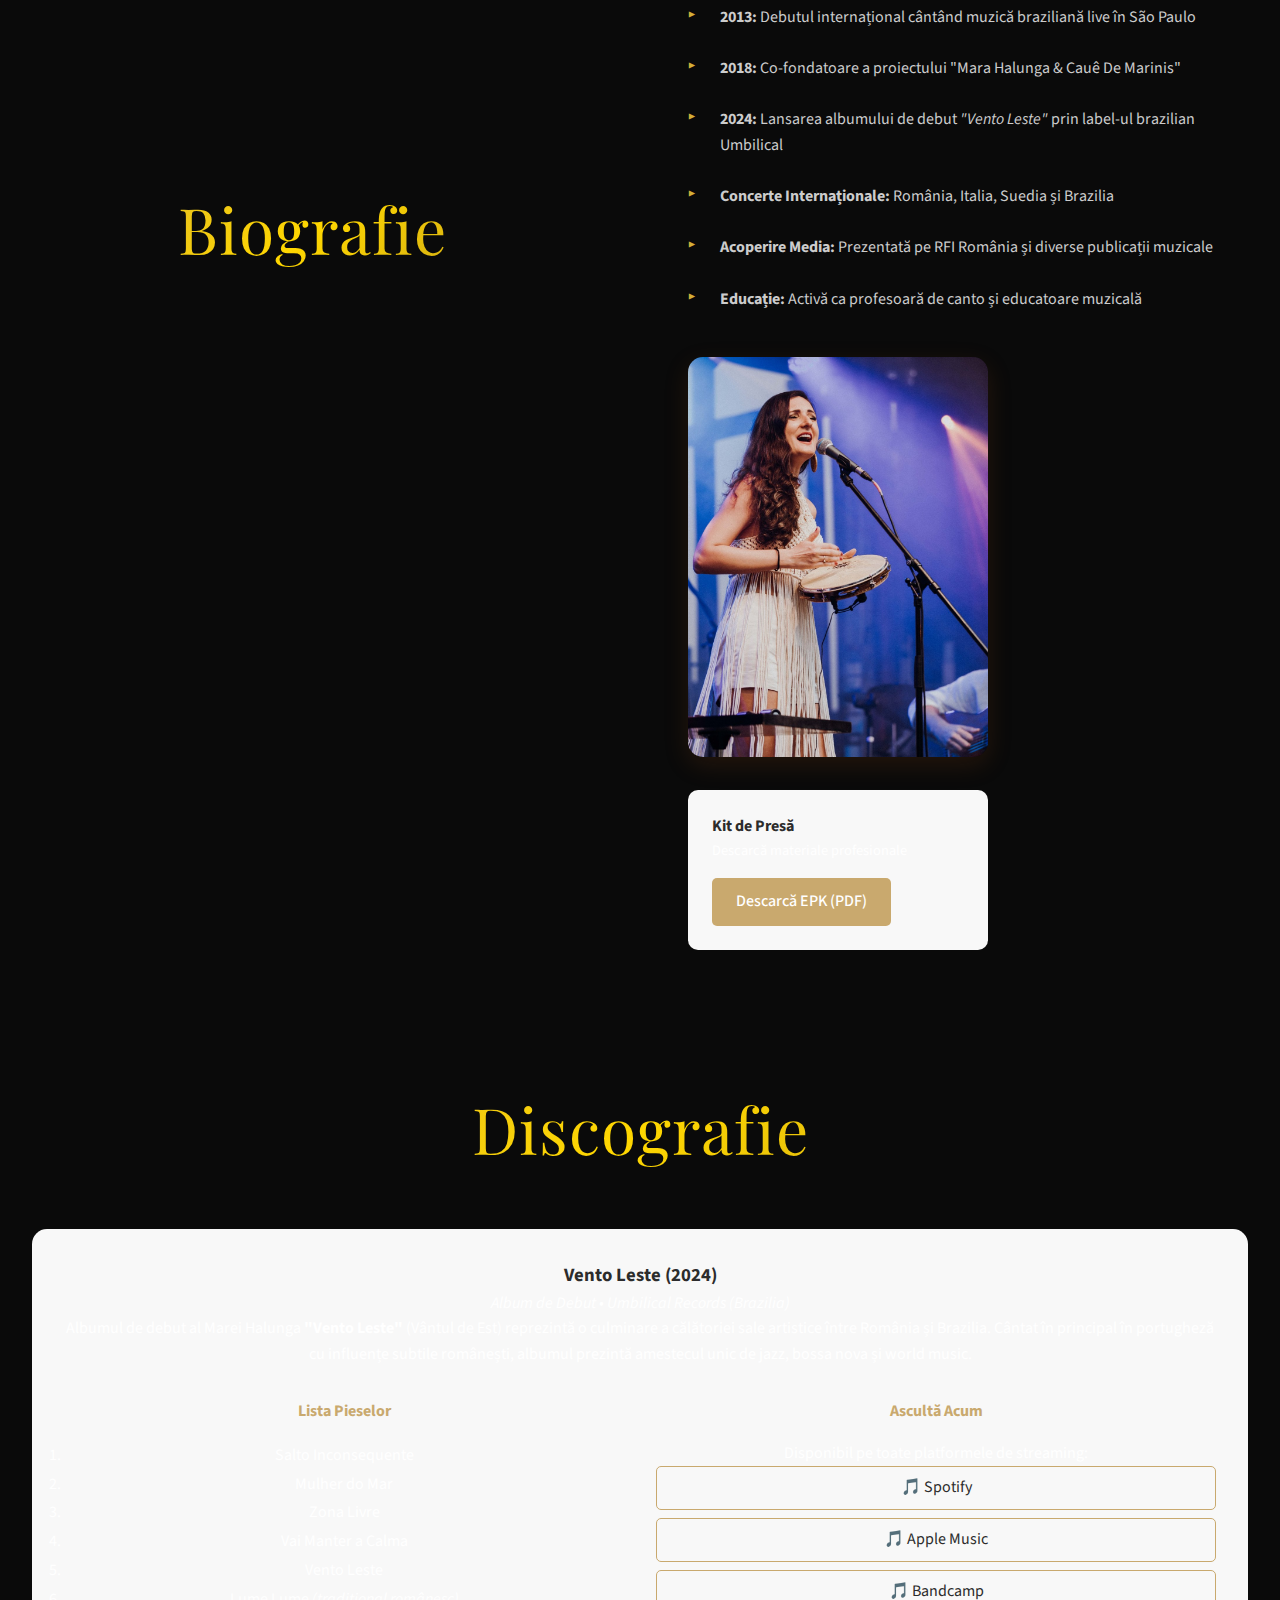
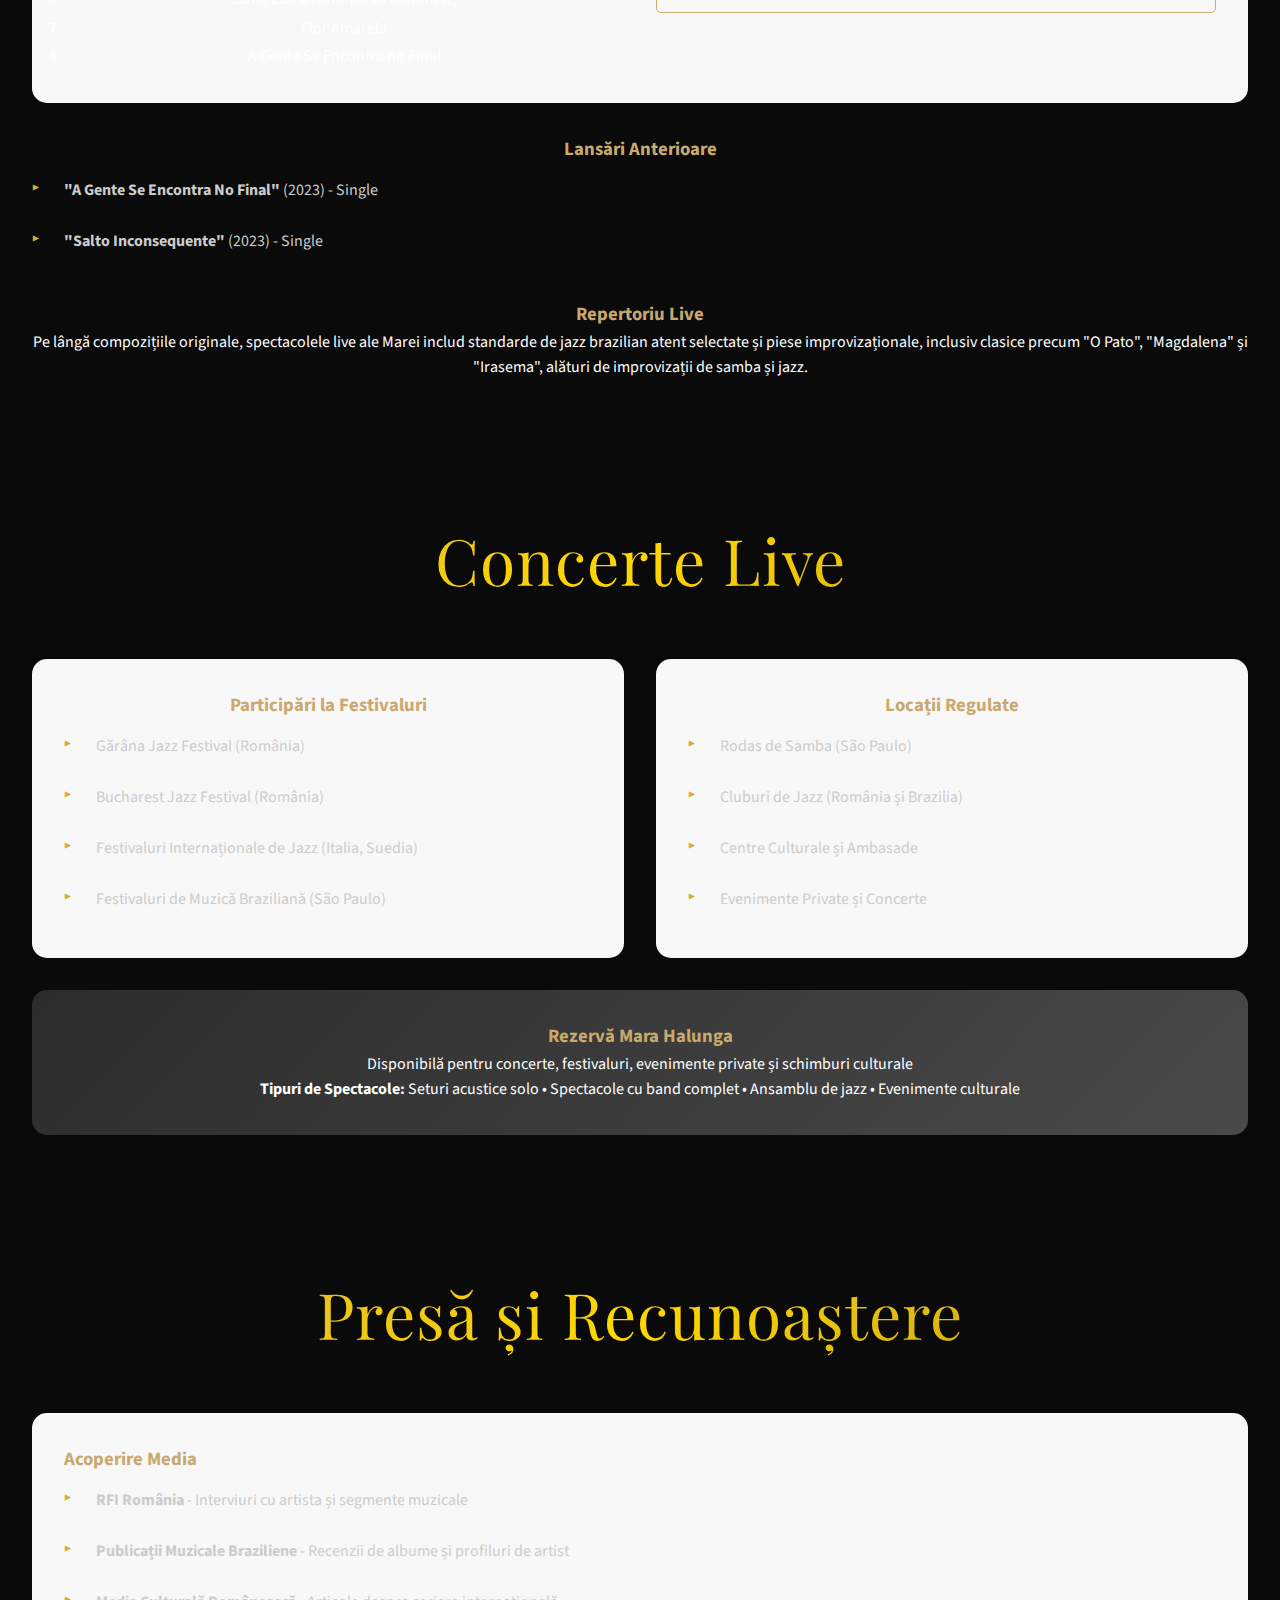
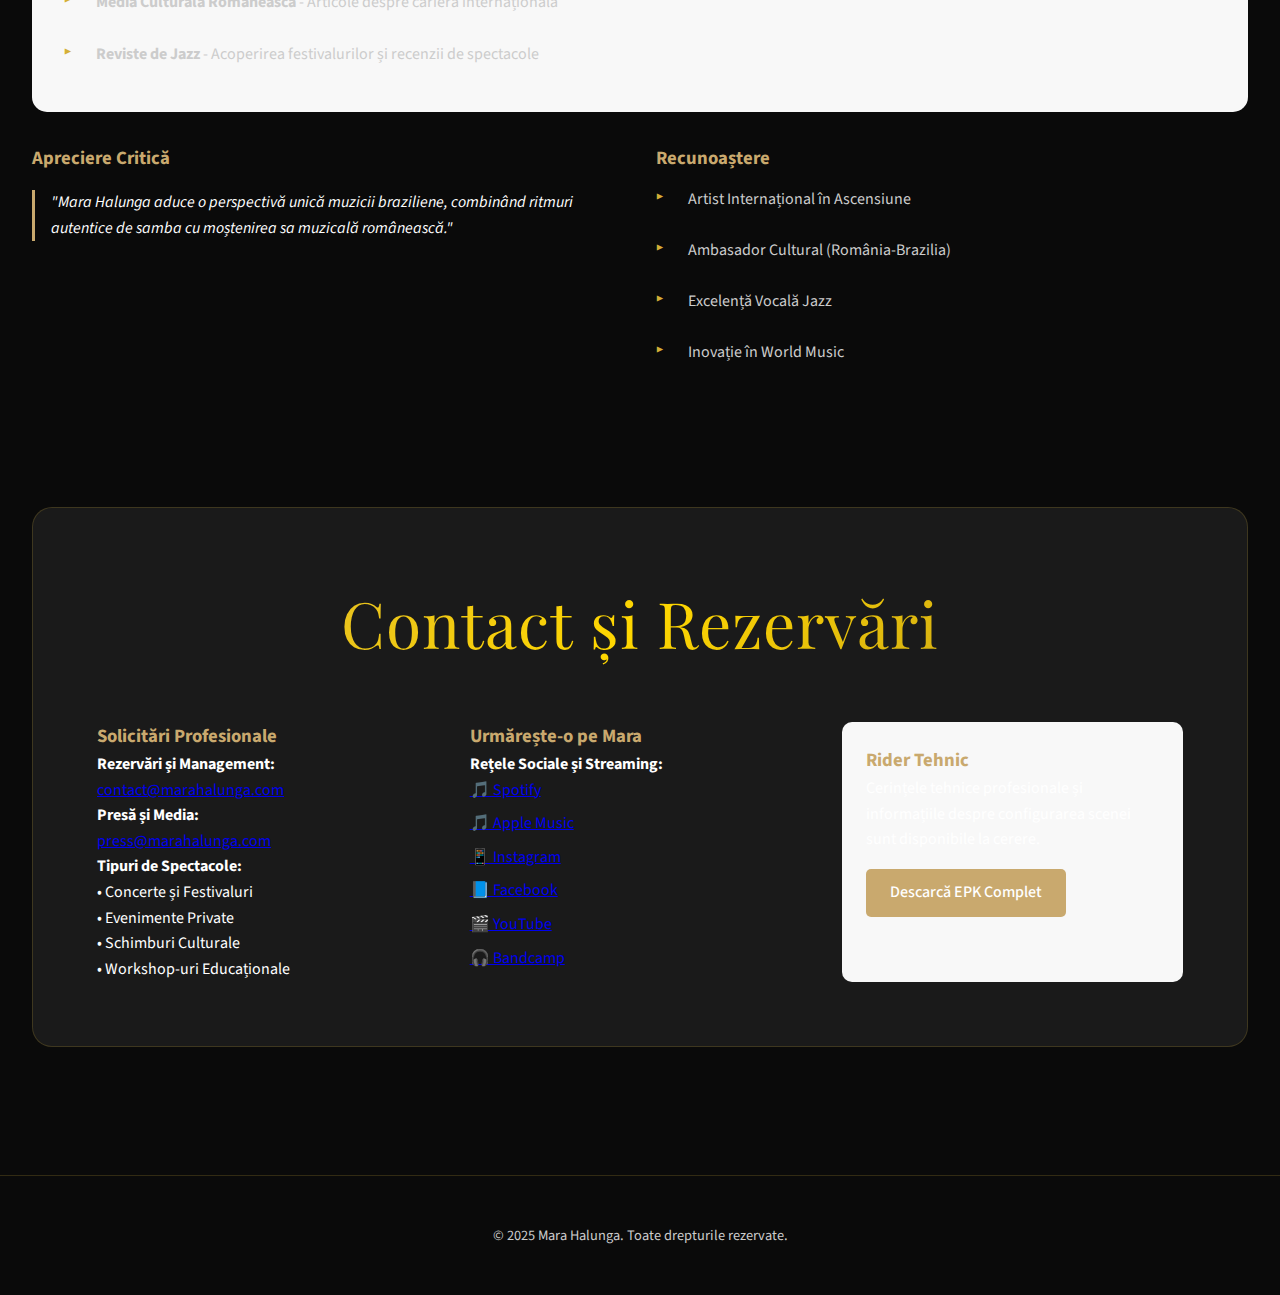
<file: index-ro.html>
<!DOCTYPE html>
<html lang="ro">
<head>
    <meta charset="UTF-8">
    <meta name="viewport" content="width=device-width, initial-scale=1.0">
    <title>Mara Halunga - Site Oficial</title>
    <link rel="stylesheet" href="style.css">
    <link href="https://fonts.googleapis.com/css2?family=Playfair+Display:ital,wght@0,400;0,700;1,400&family=Source+Sans+Pro:wght@300;400;600&display=swap" rel="stylesheet">
</head>
<body>
    <header>
        <div class="language-selector">
            <a href="index.html" class="lang-btn">EN</a>
            <a href="index-ro.html" class="lang-btn active">RO</a>
            <a href="index-pt.html" class="lang-btn">PT</a>
        </div>
        <h1>Mara Halunga</h1>
        <nav>
            <ul>
                <li><a href="#home">Acasă</a></li>
                <li><a href="#about">Biografie</a></li>
                <li><a href="#music">Discografie</a></li>
                <li><a href="#performances">Concerte</a></li>
                <li><a href="#press">Presă</a></li>
                <li><a href="#contact">Contact</a></li>
            </ul>
        </nav>
    </header>
    <main>
        <section class="hero" id="home">
            <div class="hero-content">
                <h2>Mara Halunga</h2>
                <p>Cântăreață și compozitoare română cu o carieră internațională remarcabilă, specializată în jazz contemporan, bossa nova și world music. Activă în România și Brazilia, Mara aduce o perspectivă unică prin îmbinarea tradițiilor muzicale românești cu ritmurile sud-americane.</p>
            </div>
        </section>
        <section id="about">
            <h2>Biografie</h2>
            <div style="display: flex; gap: 2rem; align-items: start; flex-wrap: wrap;">
                <div style="flex: 1; min-width: 300px;">
                    <p><strong>Mara Halunga</strong> este o cântăreață, compozitoare și profesoară de canto româno-braziliană, a cărei călătorie artistică conectează două continente și tradiții muzicale. Născută în București, România, legătura Marei cu Brazilia a început prin poveștile din copilărie spuse de bunicul ei, care a lucrat la construcția Ambasadei României din Brasília.</p>
                    
                    <p>În 2013, o întâlnire crucială cu chitaristul <strong>Cauê De Marinis</strong> în São Paulo a marcat începutul imersiunii sale în cultura muzicală braziliană. A început să cânte muzică braziliană live, participând la tradiționalele "rodas de samba" și sesiuni de jazz în întregul oraș.</p>
                    
                    <p>Din 2018, Mara co-conduce proiectul <strong>"Mara Halunga & Cauê De Marinis"</strong>, aducând muzica braziliană pe scenele internaționale din România, Italia, Suedia și Brazilia. Viziunea ei artistică unică combină sensibilitățile muzicale românești cu ritmurile autentice braziliene, creând un sunet distinctiv care rezonează cu publicul internațional.</p>
                    
                    <h3 style="color: #c9a96e; margin-top: 2rem; margin-bottom: 1rem;">Momente Importante ale Carierei</h3>
                    <ul class="achievements">
                        <li><strong>2013:</strong> Debutul internațional cântând muzică braziliană live în São Paulo</li>
                        <li><strong>2018:</strong> Co-fondatoare a proiectului "Mara Halunga & Cauê De Marinis"</li>
                        <li><strong>2024:</strong> Lansarea albumului de debut <em>"Vento Leste"</em> prin label-ul brazilian Umbilical</li>
                        <li><strong>Concerte Internaționale:</strong> România, Italia, Suedia și Brazilia</li>
                        <li><strong>Acoperire Media:</strong> Prezentată pe RFI România și diverse publicații muzicale</li>
                        <li><strong>Educație:</strong> Activă ca profesoară de canto și educatoare muzicală</li>
                    </ul>
                </div>
                <div style="flex: 0 0 300px; min-width: 250px;">
                    <img src="assets/mara_banner_2.jpg" alt="Mara Halunga" style="width: 100%; border-radius: 15px; box-shadow: 0 8px 24px rgba(139,69,19,0.2); object-fit: cover; height: 400px;">
                    <div style="margin-top: 1.5rem; padding: 1.5rem; background: #f8f8f8; border-radius: 10px;">
                        <h4 style="margin-top: 0; color: #2c2c2c;">Kit de Presă</h4>
                        <p style="font-size: 0.9rem; margin-bottom: 1rem;">Descarcă materiale profesionale</p>
                        <a href="assets/EPK_Mara_Halunga_Eng.pdf" target="_blank" style="display: inline-block; padding: 0.7rem 1.5rem; background: #c9a96e; color: white; text-decoration: none; border-radius: 5px; font-weight: 500;">Descarcă EPK (PDF)</a>
                    </div>
                </div>
            </div>
        </section>
        <section id="music">
            <h2>Discografie</h2>
            
            <div style="background: #f8f8f8; padding: 2rem; border-radius: 15px; margin-bottom: 2rem;">
                <h3 style="color: #2c2c2c; margin-top: 0;">Vento Leste (2024)</h3>
                <p><em>Album de Debut • Umbilical Records (Brazilia)</em></p>
                <p>Albumul de debut al Marei Halunga <strong>"Vento Leste"</strong> (Vântul de Est) reprezintă o culminare a călătoriei sale artistice între România și Brazilia. Cântat în principal în portugheză cu influențe subtile românești, albumul prezintă amestecul unic de jazz, bossa nova și world music.</p>
                
                <div style="display: grid; grid-template-columns: repeat(auto-fit, minmax(250px, 1fr)); gap: 2rem; margin-top: 2rem;">
                    <div>
                        <h4 style="color: #c9a96e; margin-bottom: 1rem;">Lista Pieselor</h4>
                        <ol style="line-height: 1.8; font-family: 'Source Sans Pro', sans-serif;">
                            <li>Salto Inconsequente</li>
                            <li>Mulher do Mar</li>
                            <li>Zona Livre</li>
                            <li>Vai Manter a Calma</li>
                            <li>Vento Leste</li>
                            <li>Lume Lume <em>(tradițional românesc)</em></li>
                            <li>Flor Amarela</li>
                            <li>A Gente Se Encontra no Final</li>
                        </ol>
                    </div>
                    <div>
                        <h4 style="color: #c9a96e; margin-bottom: 1rem;">Ascultă Acum</h4>
                        <p>Disponibil pe toate platformele de streaming:</p>
                        <div style="display: flex; flex-direction: column; gap: 0.5rem;">
                            <a href="#" style="color: #2c2c2c; text-decoration: none; padding: 0.5rem; border: 1px solid #c9a96e; border-radius: 5px; text-align: center;">🎵 Spotify</a>
                            <a href="#" style="color: #2c2c2c; text-decoration: none; padding: 0.5rem; border: 1px solid #c9a96e; border-radius: 5px; text-align: center;">🎵 Apple Music</a>
                            <a href="#" style="color: #2c2c2c; text-decoration: none; padding: 0.5rem; border: 1px solid #c9a96e; border-radius: 5px; text-align: center;">🎵 Bandcamp</a>
                        </div>
                    </div>
                </div>
            </div>
            
            <h3 style="color: #c9a96e;">Lansări Anterioare</h3>
            <ul class="achievements">
                <li><strong>"A Gente Se Encontra No Final"</strong> (2023) - Single</li>
                <li><strong>"Salto Inconsequente"</strong> (2023) - Single</li>
            </ul>
            
            <h3 style="color: #c9a96e; margin-top: 2rem;">Repertoriu Live</h3>
            <p>Pe lângă compozițiile originale, spectacolele live ale Marei includ standarde de jazz brazilian atent selectate și piese improvizaționale, inclusiv clasice precum "O Pato", "Magdalena" și "Irasema", alături de improvizații de samba și jazz.</p>
        </section>
        <section id="performances">
            <h2>Concerte Live</h2>
            
            <div style="display: grid; grid-template-columns: repeat(auto-fit, minmax(300px, 1fr)); gap: 2rem; margin-bottom: 2rem;">
                <div style="background: #f8f8f8; padding: 2rem; border-radius: 15px;">
                    <h3 style="color: #c9a96e; margin-top: 0;">Participări la Festivaluri</h3>
                    <ul class="achievements">
                        <li>Gărâna Jazz Festival (România)</li>
                        <li>Bucharest Jazz Festival (România)</li>
                        <li>Festivaluri Internaționale de Jazz (Italia, Suedia)</li>
                        <li>Festivaluri de Muzică Braziliană (São Paulo)</li>
                    </ul>
                </div>
                
                <div style="background: #f8f8f8; padding: 2rem; border-radius: 15px;">
                    <h3 style="color: #c9a96e; margin-top: 0;">Locații Regulate</h3>
                    <ul class="achievements">
                        <li>Rodas de Samba (São Paulo)</li>
                        <li>Cluburi de Jazz (România și Brazilia)</li>
                        <li>Centre Culturale și Ambasade</li>
                        <li>Evenimente Private și Concerte</li>
                    </ul>
                </div>
            </div>
            
            <div style="background: linear-gradient(135deg, #2c2c2c 0%, #4a4a4a 100%); color: white; padding: 2rem; border-radius: 15px; text-align: center;">
                <h3 style="margin-top: 0; color: #c9a96e;">Rezervă Mara Halunga</h3>
                <p>Disponibilă pentru concerte, festivaluri, evenimente private și schimburi culturale</p>
                <p><strong>Tipuri de Spectacole:</strong> Seturi acustice solo • Spectacole cu band complet • Ansamblu de jazz • Evenimente culturale</p>
            </div>
        </section>
        
        <section id="press">
            <h2>Presă și Recunoaștere</h2>
            
            <div style="background: #f8f8f8; padding: 2rem; border-radius: 15px; margin-bottom: 2rem;">
                <h3 style="color: #c9a96e; margin-top: 0;">Acoperire Media</h3>
                <ul class="achievements">
                    <li><strong>RFI România</strong> - Interviuri cu artista și segmente muzicale</li>
                    <li><strong>Publicații Muzicale Braziliene</strong> - Recenzii de albume și profiluri de artist</li>
                    <li><strong>Media Culturală Românească</strong> - Articole despre cariera internațională</li>
                    <li><strong>Reviste de Jazz</strong> - Acoperirea festivalurilor și recenzii de spectacole</li>
                </ul>
            </div>
            
            <div style="display: grid; grid-template-columns: repeat(auto-fit, minmax(250px, 1fr)); gap: 2rem;">
                <div>
                    <h3 style="color: #c9a96e;">Apreciere Critică</h3>
                    <blockquote style="font-style: italic; border-left: 3px solid #c9a96e; padding-left: 1rem; margin: 1rem 0;">
                        "Mara Halunga aduce o perspectivă unică muzicii braziliene, combinând ritmuri autentice de samba cu moștenirea sa muzicală românească."
                    </blockquote>
                </div>
                
                <div>
                    <h3 style="color: #c9a96e;">Recunoaștere</h3>
                    <ul class="achievements">
                        <li>Artist Internațional în Ascensiune</li>
                        <li>Ambasador Cultural (România-Brazilia)</li>
                        <li>Excelență Vocală Jazz</li>
                        <li>Inovație în World Music</li>
                    </ul>
                </div>
            </div>
        </section>
        <section id="contact">
            <h2>Contact și Rezervări</h2>
            <div style="display: grid; grid-template-columns: repeat(auto-fit, minmax(250px, 1fr)); gap: 2rem;">
                <div class="contact-info">
                    <h3 style="color: #c9a96e; margin-top: 0;">Solicitări Profesionale</h3>
                    <p><strong>Rezervări și Management:</strong><br>
                    <a href="mailto:contact@marahalunga.com">contact@marahalunga.com</a></p>
                    
                    <p><strong>Presă și Media:</strong><br>
                    <a href="mailto:press@marahalunga.com">press@marahalunga.com</a></p>
                    
                    <p><strong>Tipuri de Spectacole:</strong><br>
                    • Concerte și Festivaluri<br>
                    • Evenimente Private<br>
                    • Schimburi Culturale<br>
                    • Workshop-uri Educaționale</p>
                </div>
                
                <div class="contact-info">
                    <h3 style="color: #c9a96e; margin-top: 0;">Urmărește-o pe Mara</h3>
                    <p><strong>Rețele Sociale și Streaming:</strong></p>
                    <div style="display: flex; flex-direction: column; gap: 0.5rem;">
                        <a href="#">🎵 Spotify</a>
                        <a href="#">🎵 Apple Music</a>
                        <a href="#">📱 Instagram</a>
                        <a href="#">📘 Facebook</a>
                        <a href="#">🎬 YouTube</a>
                        <a href="#">🎧 Bandcamp</a>
                    </div>
                </div>
                
                <div style="background: #f8f8f8; padding: 1.5rem; border-radius: 10px;">
                    <h3 style="color: #c9a96e; margin-top: 0;">Rider Tehnic</h3>
                    <p>Cerințele tehnice profesionale și informațiile despre configurarea scenei sunt disponibile la cerere.</p>
                    <a href="assets/EPK_Mara_Halunga_Eng.pdf" target="_blank" style="display: inline-block; padding: 0.7rem 1.5rem; background: #c9a96e; color: white; text-decoration: none; border-radius: 5px; font-weight: 500; margin-top: 1rem;">Descarcă EPK Complet</a>
                </div>
            </div>
        </section>
    </main>
    <footer>
        <p>&copy; 2025 Mara Halunga. Toate drepturile rezervate.</p>
    </footer>
    <script src="script.js"></script>
</body>
</html>
</file>
<file: style.css>
/* Mara Halunga Website - Modern Artist Design */
* {
    margin: 0;
    padding: 0;
    box-sizing: border-box;
}

:root {
    --primary-gold: #d4af37;
    --secondary-gold: #b8941f;
    --dark-bg: #0a0a0a;
    --medium-dark: #1a1a1a;
    --light-dark: #2a2a2a;
    --text-light: #ffffff;
    --text-gray: #cccccc;
    --accent-red: #8b0000;
    --gradient-gold: linear-gradient(135deg, #d4af37 0%, #ffd700 50%, #b8941f 100%);
}

body {
    font-family: 'Source Sans Pro', 'Arial', sans-serif;
    background: var(--dark-bg);
    color: var(--text-light);
    line-height: 1.6;
    font-size: 16px;
    overflow-x: hidden;
}

/* Modern Header with Fixed Navigation */
header {
    position: fixed;
    top: 0;
    left: 0;
    right: 0;
    z-index: 1000;
    background: rgba(10, 10, 10, 0.95);
    backdrop-filter: blur(20px);
    border-bottom: 1px solid rgba(212, 175, 55, 0.2);
    transition: all 0.3s ease;
}

.header-container {
    max-width: 1400px;
    margin: 0 auto;
    padding: 1rem 2rem;
    display: flex;
    justify-content: space-between;
    align-items: center;
}

.logo {
    font-family: 'Playfair Display', serif;
    font-size: 1.8rem;
    font-weight: 400;
    background: var(--gradient-gold);
    -webkit-background-clip: text;
    -webkit-text-fill-color: transparent;
    background-clip: text;
    text-decoration: none;
    letter-spacing: 1px;
}

.language-selector {
    display: flex;
    gap: 0.5rem;
}

.lang-btn {
    padding: 0.5rem 1rem;
    background: transparent;
    color: var(--text-gray);
    text-decoration: none;
    border: 1px solid rgba(212, 175, 55, 0.3);
    border-radius: 25px;
    font-size: 0.9rem;
    font-weight: 500;
    transition: all 0.3s ease;
    text-transform: uppercase;
    letter-spacing: 0.5px;
}

.lang-btn:hover,
.lang-btn.active {
    background: var(--gradient-gold);
    color: var(--dark-bg);
    border-color: var(--primary-gold);
    transform: translateY(-2px);
}

nav ul {
    display: flex;
    list-style: none;
    gap: 2rem;
}

nav a {
    color: var(--text-gray);
    text-decoration: none;
    font-weight: 500;
    font-size: 0.95rem;
    text-transform: uppercase;
    letter-spacing: 0.5px;
    transition: all 0.3s ease;
    position: relative;
    padding: 0.5rem 0;
}

nav a::after {
    content: '';
    position: absolute;
    bottom: 0;
    left: 0;
    width: 0;
    height: 2px;
    background: var(--gradient-gold);
    transition: width 0.3s ease;
}

nav a:hover,
nav a.active {
    color: var(--primary-gold);
}

nav a:hover::after {
    width: 100%;
}

/* Hero Section - Full Screen */
.hero {
    height: 100vh;
    display: flex;
    align-items: center;
    justify-content: center;
    position: relative;
    background: linear-gradient(rgba(0,0,0,0.4), rgba(0,0,0,0.6)), url('assets/mara_banner.jpg');
    background-size: cover;
    background-position: center;
    background-attachment: fixed;
    text-align: center;
}

.hero::before {
    content: '';
    position: absolute;
    top: 0;
    left: 0;
    right: 0;
    bottom: 0;
    background: radial-gradient(circle at center, transparent 0%, rgba(10,10,10,0.7) 100%);
}

.hero-content {
    position: relative;
    z-index: 2;
    max-width: 800px;
    padding: 0 2rem;
}

.hero-content h1 {
    font-family: 'Playfair Display', serif;
    font-size: clamp(3rem, 8vw, 6rem);
    font-weight: 300;
    margin-bottom: 2rem;
    background: var(--gradient-gold);
    -webkit-background-clip: text;
    -webkit-text-fill-color: transparent;
    background-clip: text;
    letter-spacing: 2px;
    text-shadow: 0 0 30px rgba(212, 175, 55, 0.3);
}

.hero-content .subtitle {
    font-size: clamp(1.2rem, 3vw, 1.8rem);
    color: var(--text-gray);
    margin-bottom: 3rem;
    font-weight: 300;
    line-height: 1.4;
}

.cta-button {
    display: inline-block;
    padding: 1rem 2.5rem;
    background: var(--gradient-gold);
    color: var(--dark-bg) !important;
    text-decoration: none !important;
    border-radius: 50px;
    font-weight: 700;
    font-size: 1.1rem;
    text-transform: uppercase;
    letter-spacing: 1px;
    transition: all 0.3s ease;
    box-shadow: 0 10px 30px rgba(212, 175, 55, 0.3);
    text-shadow: 1px 1px 2px rgba(0, 0, 0, 0.3);
    border-bottom: none !important;
    padding-bottom: 1rem !important;
}

.cta-button:hover {
    transform: translateY(-3px);
    box-shadow: 0 15px 40px rgba(212, 175, 55, 0.4);
    text-shadow: 1px 1px 3px rgba(0, 0, 0, 0.4);
    color: var(--dark-bg) !important;
    border-bottom: none !important;
}

/* Modern Section Layouts */
main {
    max-width: 1400px;
    margin: 0 auto;
    padding: 0 2rem;
}

section {
    margin: 8rem 0;
    position: relative;
}

section h2 {
    font-family: 'Playfair Display', serif;
    font-size: clamp(2.5rem, 6vw, 4rem);
    font-weight: 300;
    margin-bottom: 3rem;
    text-align: center;
    background: var(--gradient-gold);
    -webkit-background-clip: text;
    -webkit-text-fill-color: transparent;
    background-clip: text;
    letter-spacing: 1px;
}

/* About Section - Split Layout */
#about {
    display: grid;
    grid-template-columns: 1fr 1fr;
    gap: 6rem;
    align-items: center;
    min-height: 80vh;
}

.about-text {
    font-size: 1.2rem;
    line-height: 1.8;
    color: var(--text-gray);
}

.about-text p {
    margin-bottom: 2rem;
}

.about-text strong {
    color: var(--primary-gold);
    font-weight: 600;
}

.about-image {
    position: relative;
    overflow: hidden;
    border-radius: 20px;
    box-shadow: 0 20px 60px rgba(0,0,0,0.3);
}

.about-image img {
    width: 100%;
    height: 600px;
    object-fit: cover;
    transition: transform 0.5s ease;
}

.about-image:hover img {
    transform: scale(1.05);
}

.about-image::after {
    content: '';
    position: absolute;
    top: 0;
    left: 0;
    right: 0;
    bottom: 0;
    background: linear-gradient(45deg, rgba(212, 175, 55, 0.1), transparent);
    pointer-events: none;
}

/* Music Section - Card Grid */
#music {
    text-align: center;
}

.album-card {
    background: var(--medium-dark);
    border-radius: 20px;
    padding: 3rem;
    margin: 4rem 0;
    border: 1px solid rgba(212, 175, 55, 0.2);
    transition: all 0.3s ease;
    position: relative;
    overflow: hidden;
}

.album-card::before {
    content: '';
    position: absolute;
    top: 0;
    left: -100%;
    width: 100%;
    height: 100%;
    background: linear-gradient(90deg, transparent, rgba(212, 175, 55, 0.1), transparent);
    transition: left 0.5s ease;
}

.album-card:hover::before {
    left: 100%;
}

.album-card:hover {
    transform: translateY(-10px);
    box-shadow: 0 25px 50px rgba(212, 175, 55, 0.2);
}

.album-title {
    font-family: 'Playfair Display', serif;
    font-size: 2.5rem;
    color: var(--primary-gold);
    margin-bottom: 1rem;
}

.album-info {
    display: grid;
    grid-template-columns: 1fr 1fr;
    gap: 3rem;
    margin-top: 3rem;
}

.track-list {
    text-align: left;
}

.track-list ol {
    list-style: none;
    counter-reset: track-counter;
}

.track-list li {
    counter-increment: track-counter;
    padding: 0.8rem 0;
    border-bottom: 1px solid rgba(212, 175, 55, 0.1);
    position: relative;
    transition: all 0.3s ease;
}

.track-list li::before {
    content: counter(track-counter, decimal-leading-zero);
    color: var(--primary-gold);
    font-weight: 600;
    margin-right: 1rem;
    font-size: 0.9rem;
}

.track-list li:hover {
    color: var(--primary-gold);
    padding-left: 1rem;
}

.streaming-links {
    display: flex;
    flex-direction: column;
    gap: 1rem;
}

.stream-btn {
    padding: 1rem;
    background: var(--light-dark);
    color: var(--text-light);
    text-decoration: none;
    border-radius: 10px;
    border: 1px solid rgba(212, 175, 55, 0.2);
    transition: all 0.3s ease;
    font-weight: 500;
}

.stream-btn:hover {
    background: var(--primary-gold);
    color: var(--dark-bg);
    transform: translateX(10px);
}

/* Performances Section - Grid */
#performances {
    text-align: center;
}

.performance-grid {
    display: grid;
    grid-template-columns: repeat(auto-fit, minmax(300px, 1fr));
    gap: 2rem;
    margin: 4rem 0;
}

.performance-card {
    background: var(--medium-dark);
    padding: 2.5rem;
    border-radius: 15px;
    border: 1px solid rgba(212, 175, 55, 0.2);
    transition: all 0.3s ease;
}

.performance-card:hover {
    transform: translateY(-5px);
    background: var(--light-dark);
    box-shadow: 0 15px 30px rgba(212, 175, 55, 0.1);
}

.performance-card h3 {
    color: var(--primary-gold);
    font-size: 1.5rem;
    margin-bottom: 1.5rem;
    font-family: 'Playfair Display', serif;
}

.achievements {
    list-style: none;
    text-align: left;
}

.achievements li {
    padding: 0.8rem 0;
    color: var(--text-gray);
    position: relative;
    padding-left: 2rem;
    transition: all 0.3s ease;
}

.achievements li::before {
    content: '▶';
    position: absolute;
    left: 0;
    color: var(--primary-gold);
    font-size: 0.8rem;
}

.achievements li:hover {
    color: var(--text-light);
    padding-left: 2.5rem;
}

/* Booking Section - Call to Action */
.booking-section {
    background: var(--gradient-gold);
    color: var(--dark-bg);
    padding: 4rem 3rem;
    border-radius: 20px;
    text-align: center;
    margin: 4rem 0;
    position: relative;
    overflow: hidden;
}

.booking-section::before {
    content: '';
    position: absolute;
    top: -50%;
    left: -50%;
    width: 200%;
    height: 200%;
    background: radial-gradient(circle, rgba(255,255,255,0.1) 0%, transparent 70%);
    animation: pulse 4s ease-in-out infinite;
}

@keyframes pulse {
    0%, 100% { transform: scale(1); opacity: 0.8; }
    50% { transform: scale(1.1); opacity: 0.4; }
}

.booking-section h3 {
    font-family: 'Playfair Display', serif;
    font-size: 2.5rem;
    margin-bottom: 2rem;
    position: relative;
    z-index: 2;
}

.booking-section p {
    font-size: 1.2rem;
    font-weight: 500;
    position: relative;
    z-index: 2;
}

/* Contact Section */
#contact {
    background: var(--medium-dark);
    padding: 4rem;
    border-radius: 20px;
    border: 1px solid rgba(212, 175, 55, 0.2);
}

.contact-grid {
    display: grid;
    grid-template-columns: repeat(auto-fit, minmax(250px, 1fr));
    gap: 3rem;
    margin-top: 3rem;
}

.contact-card {
    background: var(--light-dark);
    padding: 2.5rem;
    border-radius: 15px;
    border: 1px solid rgba(212, 175, 55, 0.1);
    transition: all 0.3s ease;
}

.contact-card:hover {
    transform: translateY(-5px);
    border-color: var(--primary-gold);
}

.contact-card h3 {
    color: var(--primary-gold);
    font-size: 1.3rem;
    margin-bottom: 1.5rem;
    font-family: 'Playfair Display', serif;
}

.contact-card a {
    color: var(--text-gray);
    text-decoration: none;
    transition: all 0.3s ease;
    border-bottom: 1px solid rgba(212, 175, 55, 0.3);
    padding-bottom: 2px;
}

.contact-card a:hover {
    color: var(--primary-gold);
    border-bottom-color: var(--primary-gold);
}

.social-links {
    display: flex;
    flex-direction: column;
    gap: 1rem;
}

.social-links a {
    padding: 0.8rem;
    background: var(--dark-bg);
    border-radius: 8px;
    transition: all 0.3s ease;
    text-align: center;
    border: 1px solid rgba(212, 175, 55, 0.2);
}

.social-links a:hover {
    background: var(--primary-gold);
    color: var(--dark-bg);
    transform: translateX(5px);
}

/* Footer */
footer {
    background: var(--dark-bg);
    padding: 3rem 0;
    text-align: center;
    border-top: 1px solid rgba(212, 175, 55, 0.2);
    margin-top: 6rem;
}

footer p {
    color: var(--text-gray);
    font-size: 0.9rem;
}

/* Responsive Design */
@media (max-width: 1200px) {
    #about {
        grid-template-columns: 1fr;
        gap: 4rem;
        text-align: center;
    }
    
    .album-info {
        grid-template-columns: 1fr;
        gap: 2rem;
    }
}

@media (max-width: 768px) {
    .header-container {
        flex-direction: column;
        gap: 1rem;
        padding: 1rem;
    }
    
    nav ul {
        gap: 1rem;
        flex-wrap: wrap;
        justify-content: center;
    }
    
    .hero-content h1 {
        font-size: 3rem;
    }
    
    .hero-content .subtitle {
        font-size: 1.2rem;
    }
    
    main {
        padding: 0 1rem;
    }
    
    section {
        margin: 4rem 0;
    }
    
    .about-image img {
        height: 400px;
    }
    
    .album-card,
    #contact {
        padding: 2rem;
    }
    
    .booking-section {
        padding: 3rem 2rem;
    }
    
    .contact-grid {
        grid-template-columns: 1fr;
        gap: 2rem;
    }
}

/* Smooth Animations */
@keyframes fadeInUp {
    from {
        opacity: 0;
        transform: translateY(30px);
    }
    to {
        opacity: 1;
        transform: translateY(0);
    }
}

section {
    animation: fadeInUp 0.8s ease-out;
}

/* Scroll Effects */
html {
    scroll-behavior: smooth;
}
</file>
